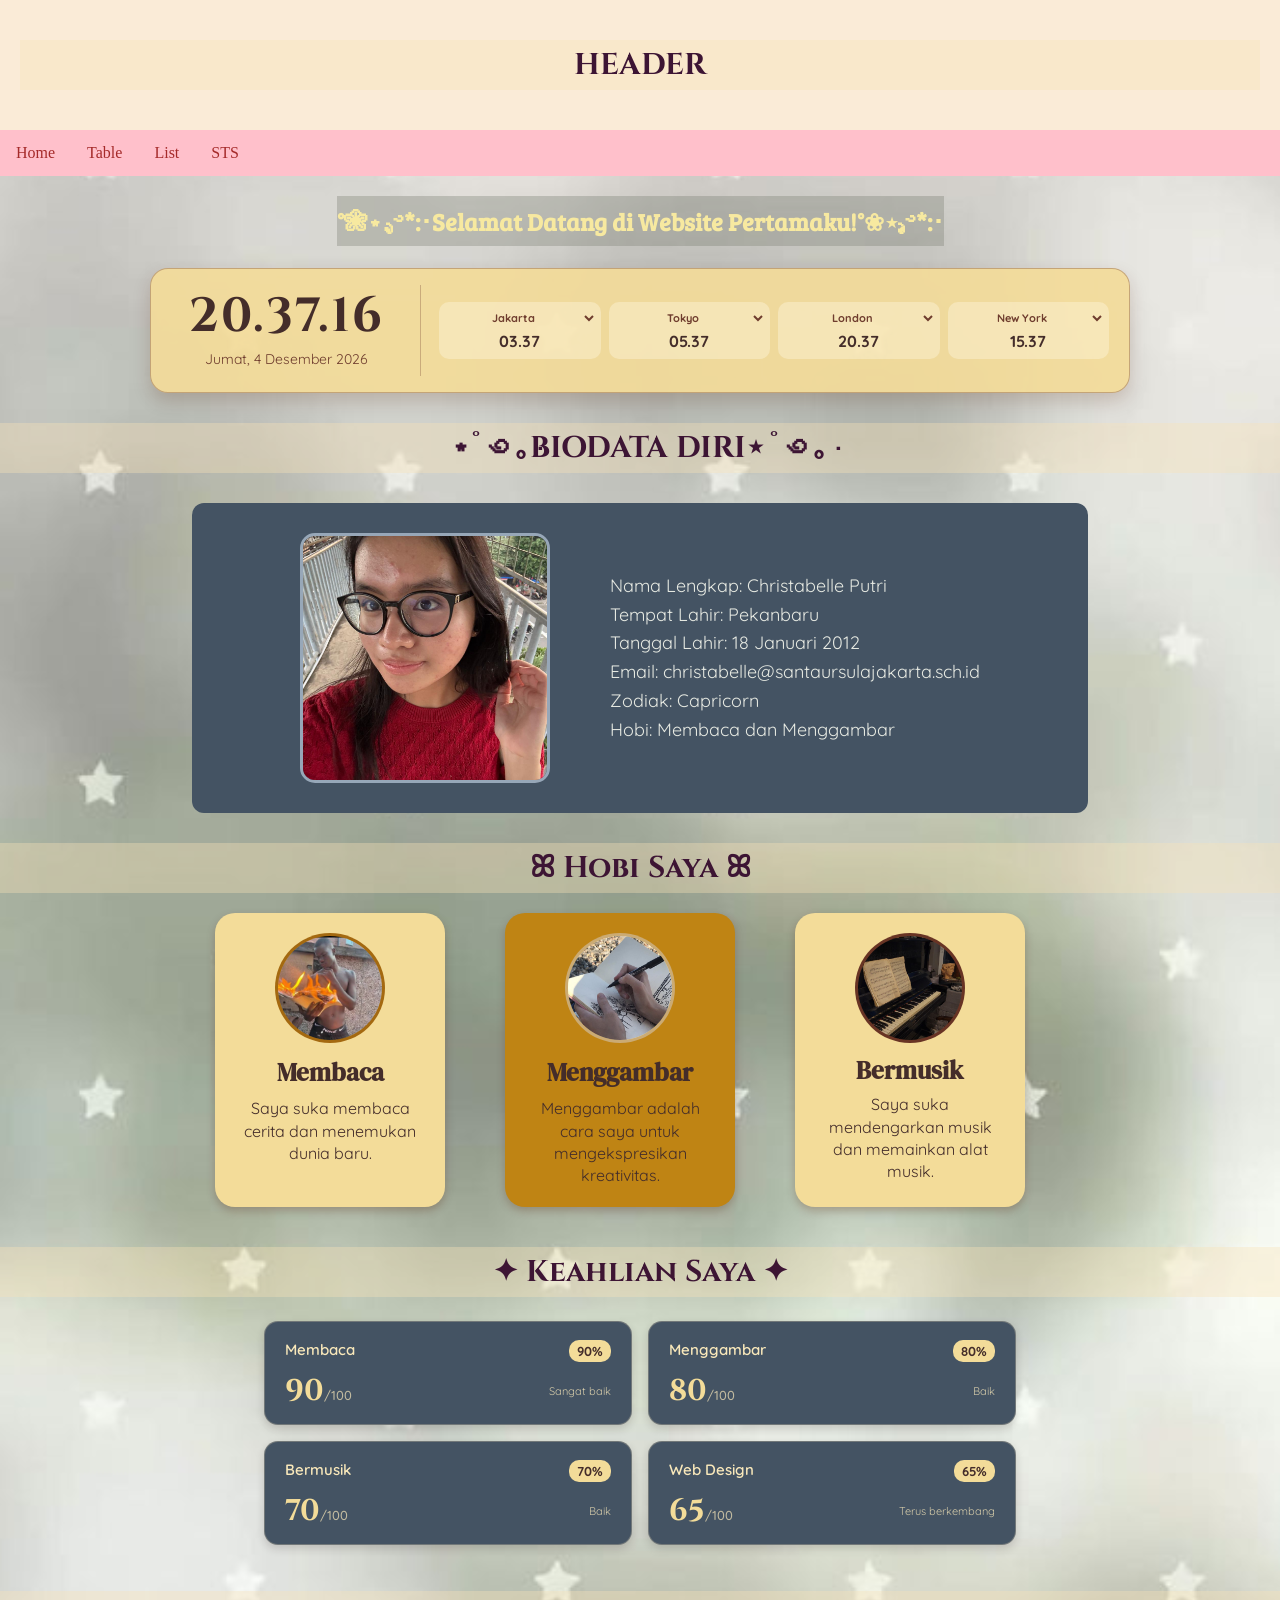
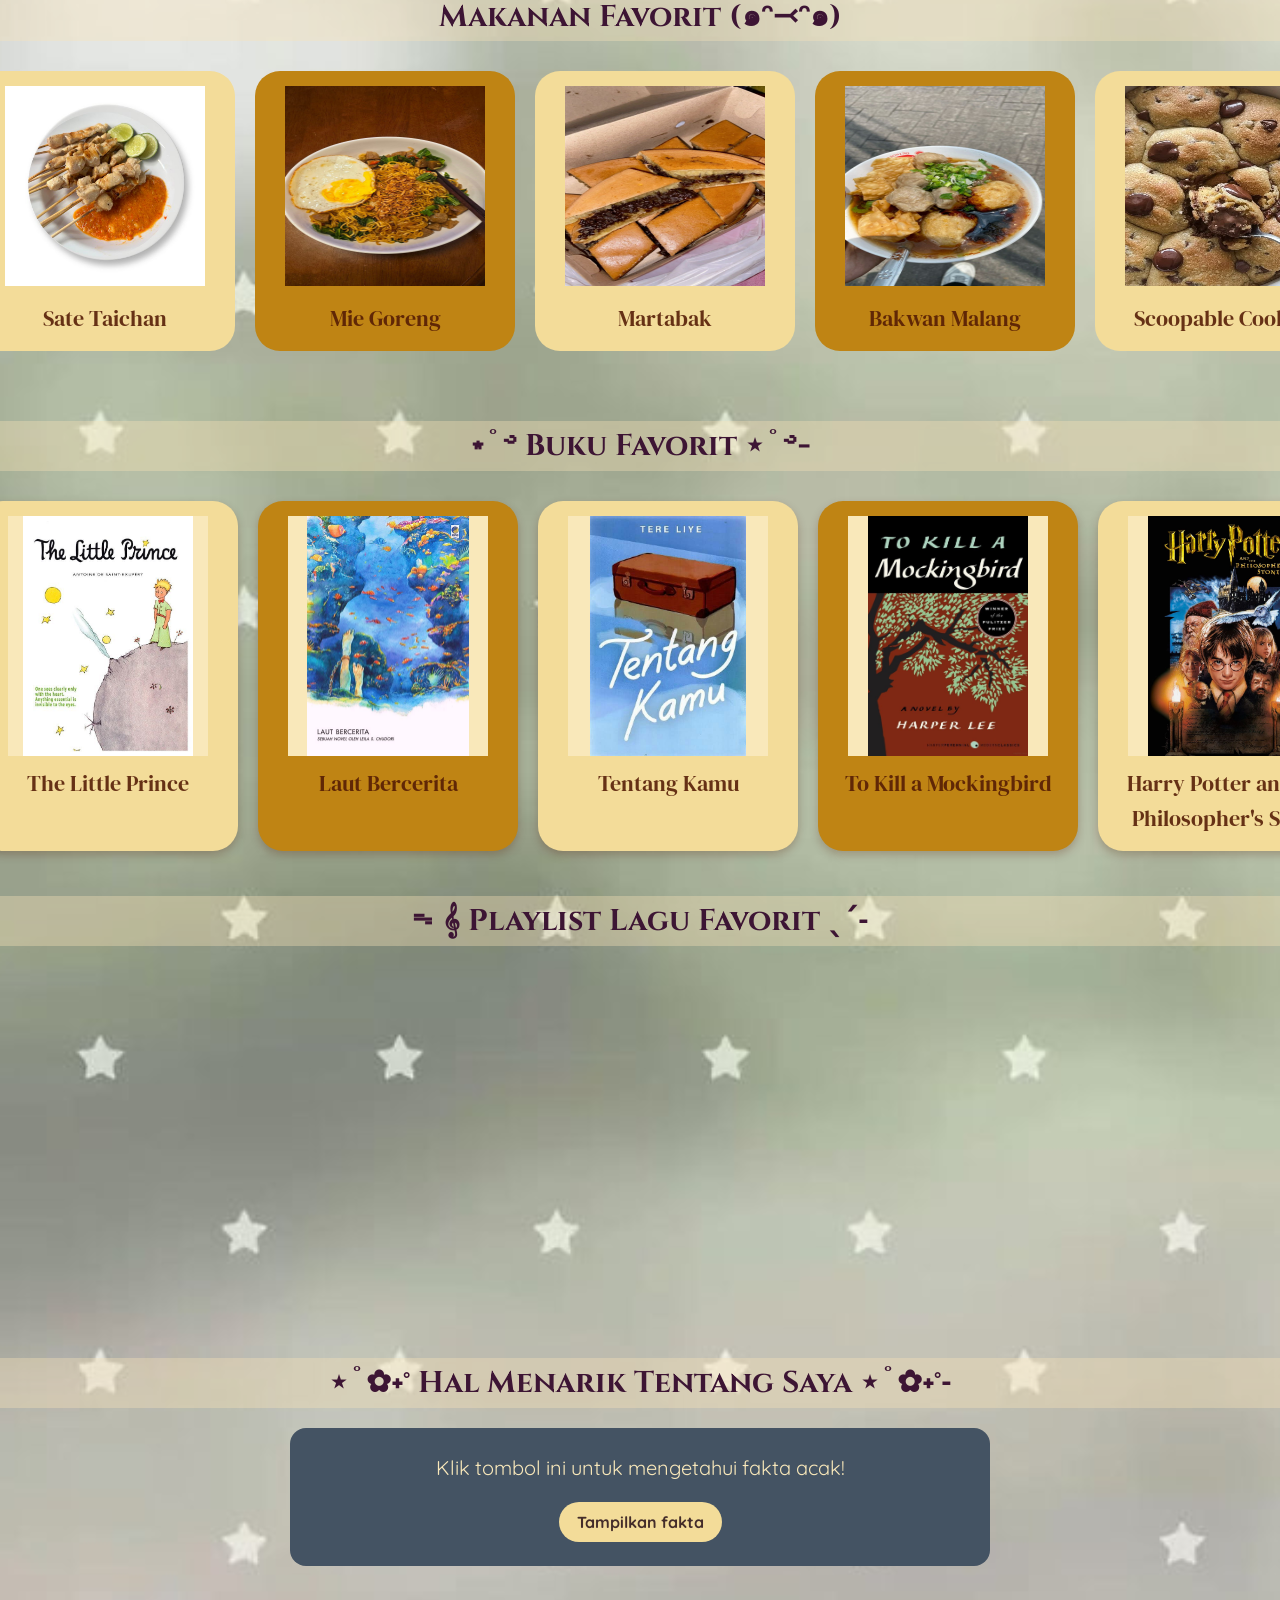
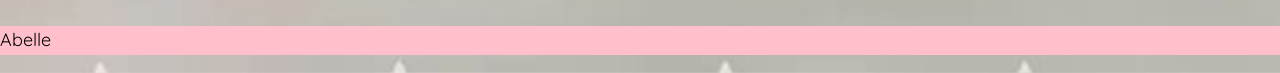
<file: index.html>
<!DOCTYPE html>
<html>
    <head>
        <title>Layout Website</title>
        <link rel="stylesheet" href="index.css">
    </head>
    <body>
        <!-- Membuat Header -->
        <div class="header">
            <h1>HEADER</h1>
        </div>
        <!-- Membuat Menu/navigator bar -->
         <div class="topnav">
            <a href="index.html">Home</a>
            <a href="table.html">Table</a>
            <a href="list.html">List</a>
            <a href="STS_92_10.html">STS</a> 
         </div>
         <!-- Membuat Konten -->
        <center>
            <h2>°❀⋆.ೃ࿔*:･Selamat Datang di Website Pertamaku!°❀⋆.ೃ࿔*:･</h2>
            <div class="digital-clock" aria-live="polite">  
                <div class="clock-main">
                    <div id="clockTime">00:00:00</div>
                    <div id="clockDate">Memuat tanggal...</div>
                </div>
                <div class="world-clocks" aria-label="Jam dunia">
                    <div class="world-clock">
                        <select class="world-location" aria-label="Pilih kota pertama">
                            <option value="Asia/Jakarta">Jakarta</option>
                            <option value="Asia/Singapore">Singapore</option>
                            <option value="Asia/Seoul">Seoul</option>
                            <option value="Asia/Tokyo">Tokyo</option>
                            <option value="Australia/Sydney">Sydney</option>
                        </select>
                        <strong class="world-time" data-timezone="Asia/Jakarta">00:00</strong>
                    </div>
                    <div class="world-clock">
                        <select class="world-location" aria-label="Pilih kota kedua">
                            <option value="Asia/Tokyo">Tokyo</option>
                            <option value="Asia/Jakarta">Jakarta</option>
                            <option value="Asia/Seoul">Seoul</option>
                            <option value="Europe/London">London</option>
                            <option value="America/New_York">New York</option>
                        </select>
                        <strong class="world-time" data-timezone="Asia/Tokyo">00:00</strong>
                    </div>
                    <div class="world-clock">
                        <select class="world-location" aria-label="Pilih kota ketiga">
                            <option value="Europe/London">London</option>
                            <option value="Europe/Paris">Paris</option>
                            <option value="Africa/Cairo">Cairo</option>
                            <option value="Asia/Dubai">Dubai</option>
                            <option value="Asia/Jakarta">Jakarta</option>
                        </select>
                        <strong class="world-time" data-timezone="Europe/London">00:00</strong>
                    </div>
                    <div class="world-clock">
                        <select class="world-location" aria-label="Pilih kota keempat">
                            <option value="America/New_York">New York</option>
                            <option value="America/Los_Angeles">Los Angeles</option>
                            <option value="America/Sao_Paulo">Sao Paulo</option>
                            <option value="Europe/London">London</option>
                            <option value="Asia/Tokyo">Tokyo</option>
                        </select>
                        <strong class="world-time" data-timezone="America/New_York">00:00</strong>
                    </div>
                </div>
            </div>
            <h1>⋆˚꩜｡ּBIODATA DIRI⋆˚꩜｡ּ</h1>
            <div class="biodata">
                <div class="content">
                    <div class="foto">
                        <img src="abelle1.jpeg" alt="Abelle" class="top">
                        <img src="abelle2.jpeg" alt="Abelle" class="bottom">
                    </div>
                    <div class="info">
                <p> Nama Lengkap: Christabelle Putri  <br>
                    Tempat Lahir: Pekanbaru <br>
                    Tanggal Lahir: 18 Januari 2012 <br>
                    Email: christabelle@santaursulajakarta.sch.id     <br>
                    Zodiak: Capricorn <br>
                    Hobi: Membaca dan Menggambar <br>
                    </p>
                    </div>
                </div>
                </div>
                
            </p>

            <h1>ꕤ Hobi Saya ꕤ</h1>
            <div class="hobbies">
                <div class="hobby hobby-reading">
                    <div class="hobby-icon">
                        <img src="read book fire.jpeg" alt="Membaca" width="200" height="200">
                    </div>
                    <h2>Membaca</h2>
                    <p>Saya suka membaca cerita dan menemukan dunia baru.</p>
                </div>
                <div class="hobby hobby-drawing" id="drawingHobby" tabindex="0" role="button" aria-label="Buka pengalaman menggambar">
                    <div class="hobby-icon">
                        <img src="drawing.jpeg" alt="Menggambar" width="200" height="200">
                    </div>
                    <h2>Menggambar</h2>
                    <p>Menggambar adalah cara saya untuk mengekspresikan kreativitas.</p>
                </div>
                <div class="hobby hobby-music">
                    <div class="hobby-icon">
                        <img src="piano.jpeg" alt="Musik" width="200" height="200">
                    </div>
                    <h2>Bermusik</h2>
                    <p>Saya suka mendengarkan musik dan memainkan alat musik.</p>
                </div>
            </div>

            <div id="drawingModal" class="drawing-modal" aria-hidden="true">
                <div class="drawing-modal-content" role="dialog" aria-modal="true" aria-labelledby="drawingModalTitle">
                    <button id="closeDrawingModal" class="close-drawing-modal" type="button" aria-label="Tutup pengalaman menggambar">&times;</button>
                    <h2 id="drawingModalTitle">Pengalaman Menggambar</h2>
                    <p>Menggambar adalah cara saya untuk mengekspresikan kreativitas dan menuangkan ide menjadi karya visual. Saya senang mencoba bentuk, warna, dan gaya yang berbeda untuk membuat setiap gambar terasa lebih personal.</p>
                    <div class="drawing-timeline">
                        <div class="timeline-step">
                            <strong>THE FIORIRE PROJECT</strong>
                            <span>Pernah mendedikasikan diri di The Fiorire Project sebagai tim desain, dimana saya menerjemahkan isu kesehatan mental remaja menjadi karya visual dan ilustrasi yang penuh makna.</span>
                        </div>
                        <div class="timeline-date">2025–2026</div>
                    </div>
                    <div class="drawing-tools">
                        <strong>Software yang digunakan</strong>
                        <span class="drawing-tool">
                            <img src="ibispaintxlogo.jpg" alt="" width="24" height="24">
                            ibisPaint X
                        </span>
                        <span class="drawing-tool">
                            <img src="canvalogo.jpeg" alt="" width="24" height="24">
                            Canva
                        </span>
                        <span class="drawing-tool">
                            <img src="photoshop logo.jpeg" alt="" width="24" height="24">
                             Photoshop
                        </span>
                    </div>
                </div>
            </div>

            <h1>✦ Keahlian Saya ✦</h1>
            <div class="skills">
                <div class="skill">
                    <div class="skill-label">
                        <span>Membaca</span>
                        <strong>90%</strong>
                    </div>
                    <div class="skill-meter">
                        <div class="skill-score">90<span>/100</span></div>
                        <div class="skill-status">Sangat baik</div>
                        </div>
                </div>
                <div class="skill">
                    <div class="skill-label">
                        <span>Menggambar</span>
                        <strong>80%</strong>
                    </div>
                    <div class="skill-meter">
                        <div class="skill-score">80<span>/100</span></div>
                        <div class="skill-status">Baik</div>
                        </div>
                </div>
                <div class="skill">
                    <div class="skill-label">
                        <span>Bermusik</span>
                        <strong>70%</strong>
                    </div>
                    <div class="skill-meter">
                        <div class="skill-score">70<span>/100</span></div>
                        <div class="skill-status">Baik</div>
                        </div>
                </div>
                <div class="skill">
                    <div class="skill-label">
                        <span>Web Design</span>
                        <strong>65%</strong>
                    </div>
                    <div class="skill-meter">
                        <div class="skill-score">65<span>/100</span></div>
                        <div class="skill-status">Terus berkembang</div>
                        </div>
                </div>
            </div>
            
            
            <h1>Makanan Favorit (๑ᵔ⤙ᵔ๑)</h1>
        <div class="makanan-scroll">
            <div class="makanan">
                <div class="sate">
                    <img src="sate taichan.jpg" alt="Sate Taichan" width="200" height="200">
                    <p>Sate Taichan</p>
                </div>
            <div class="mie">
                    <img src="indomigorenglagi.jpeg" alt="Mie Goreng" width="200" height="200">
                    <p>Mie Goreng</p>
            </div>
            <div class="martabak">
                    <img src="martabaklagi.jpeg" alt="Martabak" width="200" height="200">
                    <p>Martabak</p>
            </div>
            <div class="bakwan">
                    <img src="bakwanmalanglagi.jpeg" alt="Bakwan Malang" width="200" height="200">
                    <p>Bakwan Malang</p>
            </div>
            <div class="cookies">
                    <img src="scoopablecookies.jpeg" alt="Scoopable Cookies" width="200" height="200">
                    <p>Scoopable Cookies</p>
            </div>
                <div class="pancakes">
                    <img src="pancakes.jpeg" alt="Pancakes" width="200" height="200">
                    <p>Pancakes</p>
            </div>
            <div class="churros">
                    <img src="churros.jpeg" alt="Churros" width="200" height="200">
                    <p>Churros</p>
            </div>
            <div class="sashimi">
                    <img src="sashimiii.jpeg" alt="Sashimi" width="200" height="200">
                    <p>Sashimi</p>
            </div>

                <div class="sate" aria-hidden="true">
                    <img src="sate taichan.jpg" alt="" width="200" height="200">
                    <p>Sate Taichan</p>
                </div>
                <div class="mie" aria-hidden="true">
                    <img src="indomigorenglagi.jpeg" alt="" width="200" height="200">
                    <p>Mie Goreng</p>
                </div>
                <div class="martabak" aria-hidden="true">
                    <img src="martabaklagi.jpeg" alt="" width="200" height="200">
                    <p>Martabak</p>
                </div>
                <div class="bakwan" aria-hidden="true">
                    <img src="bakwanmalanglagi.jpeg" alt="" width="200" height="200">
                    <p>Bakwan Malang</p>
                </div>
                <div class="cookies" aria-hidden="true">
                    <img src="scoopablecookies.jpeg" alt="" width="200" height="200">
                    <p>Scoopable Cookies</p>
                </div>
                <div class="pancakes" aria-hidden="true">
                    <img src="pancakes.jpeg" alt="" width="200" height="200">
                    <p>Pancakes</p>
                </div>
                <div class="churros" aria-hidden="true">
                    <img src="churros.jpeg" alt="" width="200" height="200">
                    <p>Churros</p>
                </div>
                <div class="sashimi" aria-hidden="true">
                    <img src="sashimiii.jpeg" alt="" width="200" height="200">
                    <p>Sashimi</p>
                </div>
            
            </div>
        </div>

            <div id="foodModal" class="food-modal" aria-hidden="true">
                <div class="food-modal-content" role="dialog" aria-modal="true" aria-labelledby="foodModalTitle">
                    <button id="closeFoodModal" class="close-food-modal" type="button" aria-label="Tutup resep">&times;</button>
                    <h2 id="foodModalTitle">Resep Makanan</h2>
                    <div id="foodModalRecipe" class="food-modal-recipe"></div>
                </div>
            </div>

            <h1>⋆˚࿔ Buku Favorit ⋆˚࿔˗</h1>
            <div class="books-scroll">
                <div class="books">
                    <div class="book book-one" tabindex="0" role="button" data-description="The Little Prince bercerita tentang seorang pangeran kecil yang meninggalkan asteroidnya dan mengunjungi beberapa planet. Dalam perjalanannya, ia bertemu berbagai tokoh dengan sifat yang unik. Cerita ini membahas persahabatan, cinta, kesepian, dan cara melihat dunia dengan hati yang terbuka." data-review="Menurutku, buku ini sederhana tetapi sangat bermakna. Pesannya tentang persahabatan dan cara melihat kehidupan membuat ceritanya terasa hangat dan mudah diingat." data-rating="8.5/10">
                        <img src="littleprince.jpeg" alt="The Little Prince" width="200" height="200">
                        <p>The Little Prince</p>
                    </div>
                    <div class="book book-two" tabindex="0" role="button" data-description="Laut Bercerita karya Leila S. Chudori mengikuti kisah Biru Laut dan keluarganya di tengah situasi politik Indonesia yang penuh ketegangan. Novel ini menggambarkan persahabatan, perjuangan, kehilangan, dan dampak panjang yang dirasakan keluarga korban. Ceritanya mengajak pembaca untuk mengingat sejarah dan menghargai kebebasan." data-review="Menurutku, buku ini sangat emosional dan membuat pembaca lebih memahami dampak kehilangan bagi sebuah keluarga. Ceritanya kuat, menyentuh, dan terasa penting untuk dibaca." data-rating="9/10">
                        <img src="laut bercerita.jpeg" alt="Laut Bercerita" width="200" height="200">
                        <p>Laut Bercerita</p>
                    </div>
                    <div class="book book-three" tabindex="0" role="button" data-description="Tentang Kamu menceritakan perjalanan hidup Sri Ningsih yang penuh rahasia dan kejutan. Seorang pengacara bernama Zaman berusaha mencari tahu masa lalu Sri melalui berbagai tempat dan orang yang pernah mengenalnya. Novel ini mengangkat tema keluarga, ketabahan, cinta, dan kesempatan kedua dalam hidup." data-review="Menurutku, perjalanan hidup Sri Ningsih menarik karena penuh misteri dan kejutan. Buku ini juga menunjukkan bahwa seseorang bisa tetap kuat meskipun menghadapi banyak masalah dalam hidup." data-rating="8/10">
                        <img src="ttg kamu.jpeg" alt="Tentang Kamu" width="200" height="200">
                        <p>Tentang Kamu</p>
                    </div>
                    <div class="book book-four" tabindex="0" role="button" data-description="To Kill a Mockingbird mengikuti Scout Finch yang tumbuh di sebuah kota kecil di Alabama. Melalui pengalaman keluarganya, Scout belajar tentang prasangka, ketidakadilan, keberanian, dan pentingnya memahami kehidupan dari sudut pandang orang lain. Buku ini juga menunjukkan bagaimana seseorang dapat mempertahankan kebenaran meskipun menghadapi tekanan dari masyarakat." data-review="Menurutku, buku ini memiliki pesan yang kuat tentang keadilan dan keberanian. Alurnya cukup serius dan tidak selalu ringan, tetapi pelajaran tentang empati membuatnya tetap berkesan." data-rating="7.5/10">
                        <img src="to kill a mockingbird.jpeg" alt="To Kill a Mockingbird" width="200" height="200">
                        <p>To Kill a Mockingbird</p>
                    </div>
                    <div class="book book-five" tabindex="0" role="button" data-description="Harry Potter and the Philosopher's Stone menceritakan kehidupan Harry yang berubah setelah mengetahui bahwa dirinya adalah seorang penyihir. Di Hogwarts, ia bertemu Ron dan Hermione, belajar tentang dunia sihir, serta menghadapi rahasia yang berkaitan dengan masa lalunya. Petualangan ini menonjolkan persahabatan, keberanian, rasa ingin tahu, dan perjuangan melawan kejahatan." data-review="Menurutku, buku ini sangat seru dan imajinatif. Dunia sihirnya menarik, karakternya menyenangkan, dan persahabatan Harry, Ron, serta Hermione membuat ceritanya semakin asyik untuk diikuti." data-rating="10/10">
                        <img src="harrypotter philosophers stone.jpeg" alt="Harry Potter and the Philosopher's Stone" width="200" height="200">
                        <p>Harry Potter and the Philosopher's Stone</p>
                    </div>
                    <div class="book book-six" tabindex="0" role="button" data-description="Bumi Manusia karya Pramoedya Ananta Toer mengikuti kehidupan Minke, seorang pemuda pribumi yang mendapat pendidikan di masa penjajahan. Ia menghadapi perbedaan kelas sosial, ketidakadilan hukum, dan aturan kolonial yang membatasi banyak orang. Novel ini membahas pendidikan, cinta, keberanian, identitas, serta perjuangan untuk mendapatkan kebebasan dan martabat." data-review="Menurutku, buku ini memiliki cerita sejarah yang kuat dan membuat pembaca memikirkan ketidakadilan pada masa penjajahan. Bahasanya cukup serius, tetapi karakter dan konfliknya terasa mendalam." data-rating="8/10">
                        <img src="bumi manusia.jpeg" alt="Bumi Manusia" width="200" height="200">
                        <p>Bumi Manusia</p>
                    </div>
                    <div class="book book-seven" tabindex="0" role="button" data-description="Diary of a Wimpy Kid mengikuti Greg Heffley saat ia mencoba bertahan di sekolah menengah dan menghadapi berbagai masalah sehari-hari. Greg sering membuat rencana agar terlihat keren, tetapi rencananya justru menghasilkan situasi yang lucu dan berantakan. Cerita ini ringan dan menghibur, dengan tema persahabatan, keluarga, rasa percaya diri, dan proses menjadi lebih dewasa." data-review="Menurutku, buku ini sangat lucu dan mudah dibaca. Tingkah Greg yang sering membuat masalah membuat ceritanya menghibur, terutama karena banyak kejadian yang terasa dekat dengan kehidupan sekolah." data-rating="10/10">
                        <img src="diary of a wimpy kid.jpeg" alt="Diary of a Wimpy Kid" width="200" height="200">
                        <p>Diary of a Wimpy Kid</p>
                    </div>
                    <div class="book book-eight" tabindex="0" role="button" data-description="The Alchemist bercerita tentang Santiago, seorang gembala muda yang berulang kali memimpikan harta karun. Ia memutuskan untuk meninggalkan kehidupan yang sudah dikenalnya dan mengikuti perjalanan menuju mimpinya. Sepanjang perjalanan, Santiago belajar tentang keberanian, pilihan hidup, tanda-tanda alam, dan pentingnya memperjuangkan tujuan pribadi." data-review="Menurutku, buku ini memotivasi pembaca untuk berani mengejar impian. Perjalanannya terasa seperti petualangan sekaligus pelajaran tentang mendengarkan hati dan tidak mudah menyerah." data-rating="9/10">
                        <img src="the alchemist.jpeg" alt="The Alchemist" width="200" height="200">
                        <p>The Alchemist</p>
                    </div>
                </div>
            </div>

            <div id="bookModal" class="book-modal" aria-hidden="true">
                <div class="book-modal-content" role="dialog" aria-modal="true" aria-labelledby="bookModalTitle">
                    <button id="closeBookModal" class="close-book-modal" type="button" aria-label="Tutup deskripsi">&times;</button>
                    <h2 id="bookModalTitle">Deskripsi Buku</h2>
                    <p id="bookModalDescription"></p>
                    <div class="book-review">
                        <h3>Review Saya</h3>
                        <p id="bookModalReview"></p>
                        <strong id="bookModalRating"></strong>
                    </div>
                </div>
            </div>

            <h1>ᯓ𝄞 Playlist Lagu Favorit ˎˊ˗</h1>
            <div class="playlist">
                <iframe
                    src="https://open.spotify.com/embed/playlist/6pJwrq1cBe8aZHZrGRoE4L?utm_source=generator"
                    width="100%"
                    height="352"
                    frameborder="0"
                    allowfullscreen=""
                    allow="autoplay; clipboard-write; encrypted-media; fullscreen; picture-in-picture"
                    loading="lazy">
                </iframe>
            </div>

            <h1>⋆˚✿˖° Hal Menarik Tentang Saya ⋆˚✿˖°˗</h1>
            <div class="random-fact">
                <p id="factText">Klik tombol ini untuk mengetahui fakta acak!</p>
                <button id="factButton" type="button">Tampilkan fakta</button>
            </div>

            <button id="backToTop" type="button" aria-label="Back to top">↑</button>

        <script src="food-scroll.js"></script>

          
        </center>


    <!-- Membuat Footer -->
         <div class="footer">
            <p>Abelle</p>
         </div>
    </body>
</html>
</file>
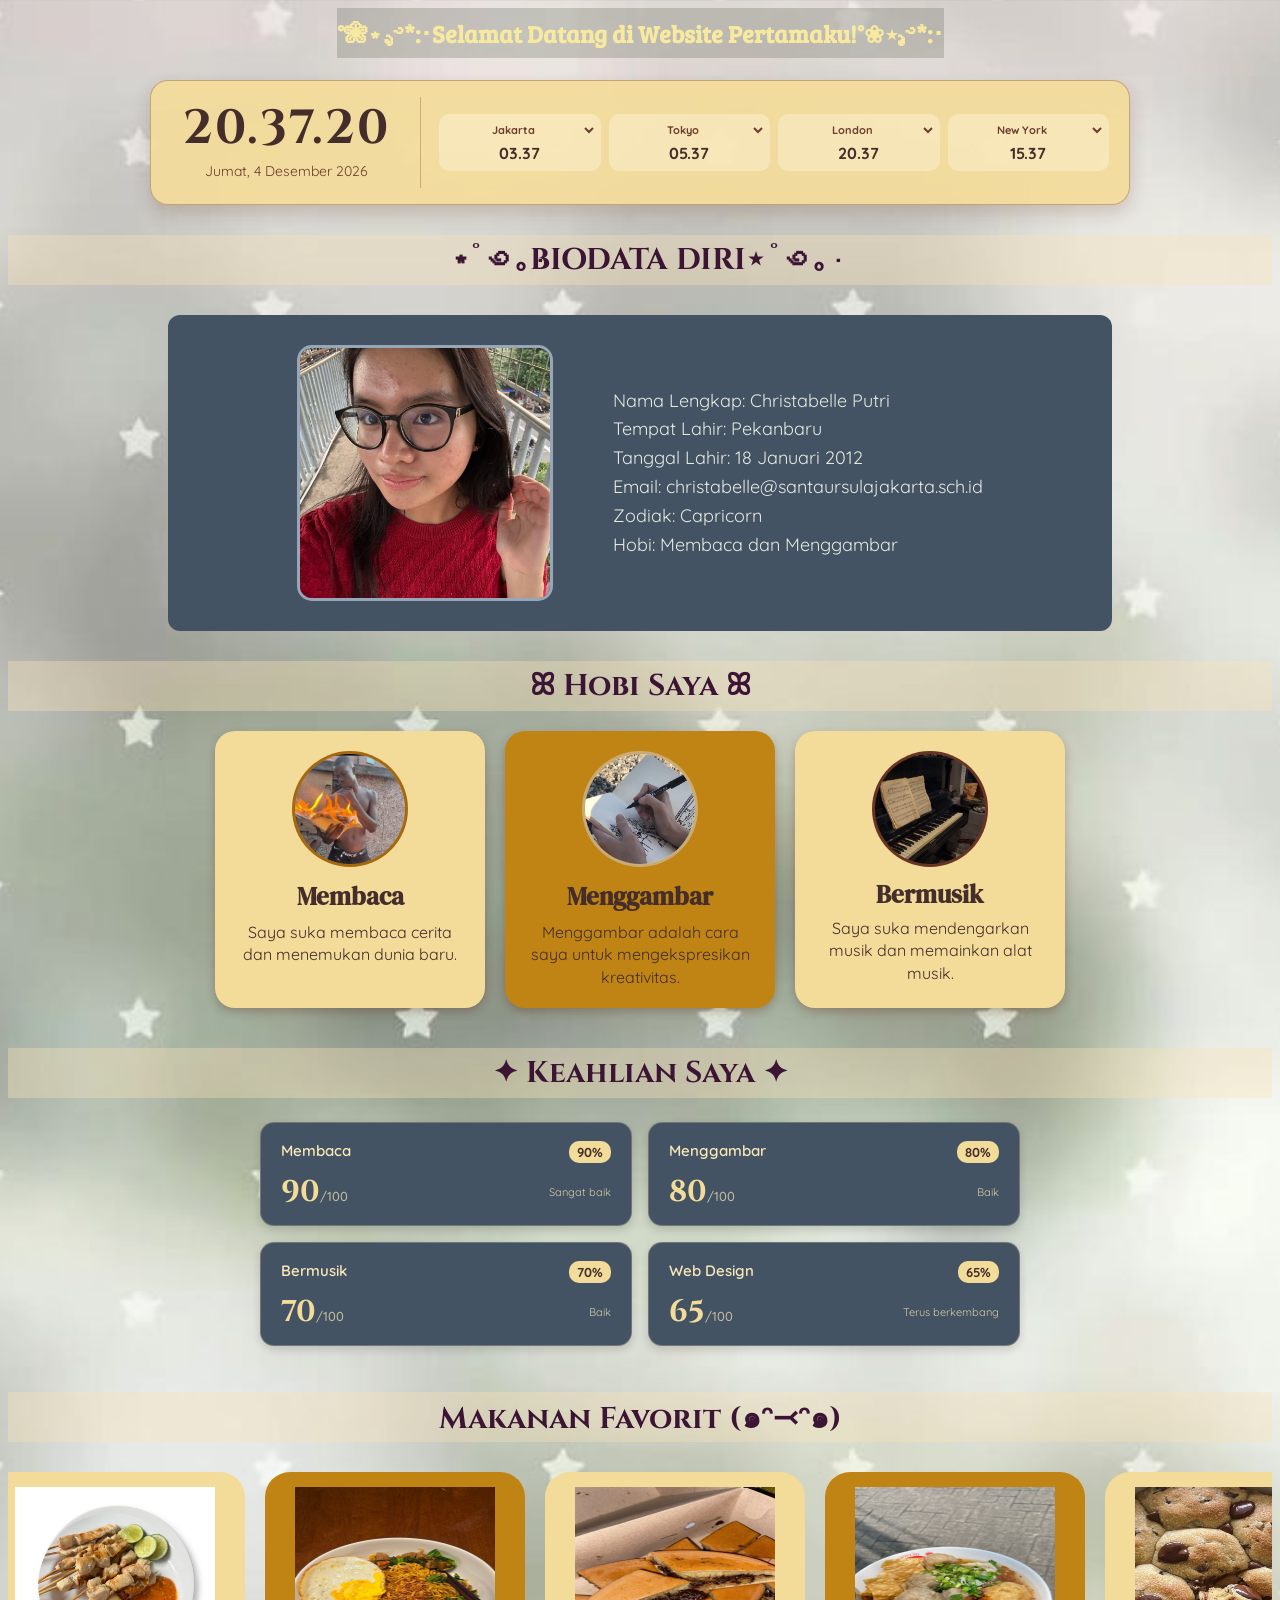
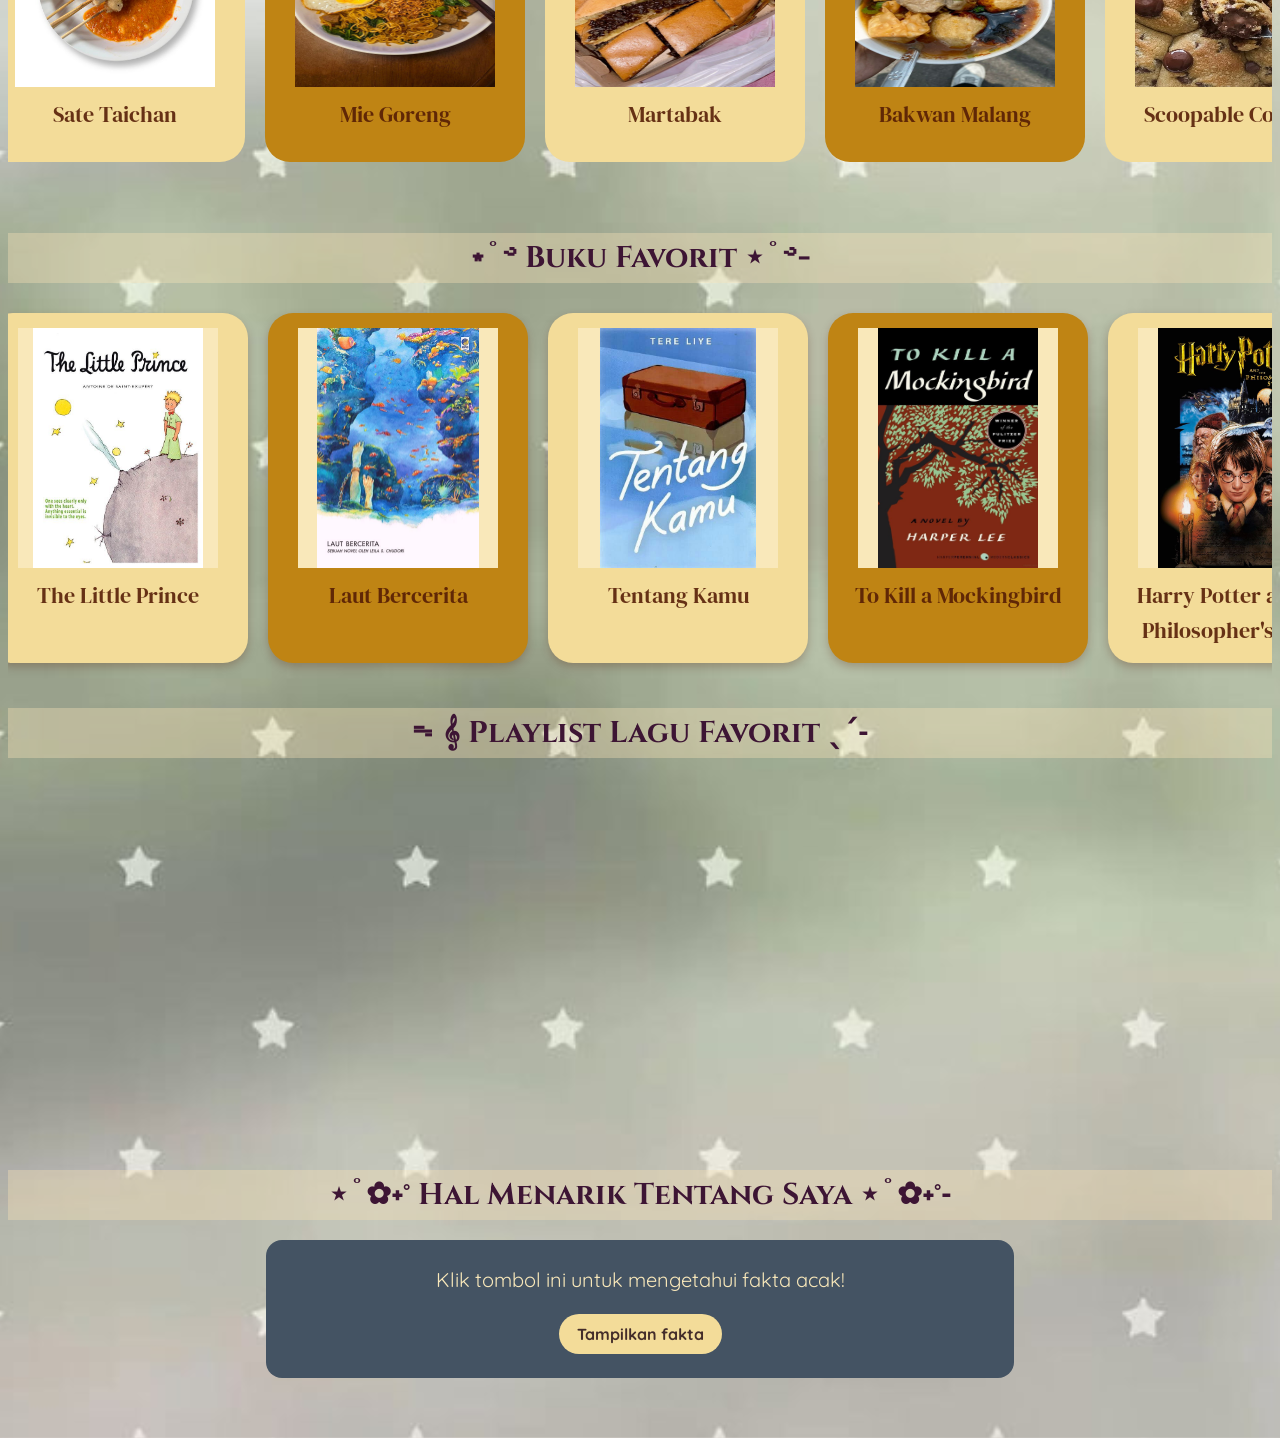
<file: biodata.html>
<!DOCTYPE <html>
<html>
    <head>
        <title>Biodata Diri</title>
        <link rel="stylesheet" href="biodatastyle.css">
    </head>
    <body>
        <center>
            <h2>°❀⋆.ೃ࿔*:･Selamat Datang di Website Pertamaku!°❀⋆.ೃ࿔*:･</h2>
            <div class="digital-clock" aria-live="polite">  
                <div class="clock-main">
                    <div id="clockTime">00:00:00</div>
                    <div id="clockDate">Memuat tanggal...</div>
                </div>
                <div class="world-clocks" aria-label="Jam dunia">
                    <div class="world-clock">
                        <select class="world-location" aria-label="Pilih kota pertama">
                            <option value="Asia/Jakarta">Jakarta</option>
                            <option value="Asia/Singapore">Singapore</option>
                            <option value="Asia/Seoul">Seoul</option>
                            <option value="Asia/Tokyo">Tokyo</option>
                            <option value="Australia/Sydney">Sydney</option>
                        </select>
                        <strong class="world-time" data-timezone="Asia/Jakarta">00:00</strong>
                    </div>
                    <div class="world-clock">
                        <select class="world-location" aria-label="Pilih kota kedua">
                            <option value="Asia/Tokyo">Tokyo</option>
                            <option value="Asia/Jakarta">Jakarta</option>
                            <option value="Asia/Seoul">Seoul</option>
                            <option value="Europe/London">London</option>
                            <option value="America/New_York">New York</option>
                        </select>
                        <strong class="world-time" data-timezone="Asia/Tokyo">00:00</strong>
                    </div>
                    <div class="world-clock">
                        <select class="world-location" aria-label="Pilih kota ketiga">
                            <option value="Europe/London">London</option>
                            <option value="Europe/Paris">Paris</option>
                            <option value="Africa/Cairo">Cairo</option>
                            <option value="Asia/Dubai">Dubai</option>
                            <option value="Asia/Jakarta">Jakarta</option>
                        </select>
                        <strong class="world-time" data-timezone="Europe/London">00:00</strong>
                    </div>
                    <div class="world-clock">
                        <select class="world-location" aria-label="Pilih kota keempat">
                            <option value="America/New_York">New York</option>
                            <option value="America/Los_Angeles">Los Angeles</option>
                            <option value="America/Sao_Paulo">Sao Paulo</option>
                            <option value="Europe/London">London</option>
                            <option value="Asia/Tokyo">Tokyo</option>
                        </select>
                        <strong class="world-time" data-timezone="America/New_York">00:00</strong>
                    </div>
                </div>
            </div>
            <h1>⋆˚꩜｡ּBIODATA DIRI⋆˚꩜｡ּ</h1>
            <div class="biodata">
                <div class="content">
                    <div class="foto">
                        <img src="abelle1.jpeg" alt="Abelle" class="top">
                        <img src="abelle2.jpeg" alt="Abelle" class="bottom">
                    </div>
                    <div class="info">
                <p> Nama Lengkap: Christabelle Putri  <br>
                    Tempat Lahir: Pekanbaru <br>
                    Tanggal Lahir: 18 Januari 2012 <br>
                    Email: christabelle@santaursulajakarta.sch.id     <br>
                    Zodiak: Capricorn <br>
                    Hobi: Membaca dan Menggambar <br>
                    </p>
                    </div>
                </div>
                </div>
                
            </p>

            <h1>ꕤ Hobi Saya ꕤ</h1>
            <div class="hobbies">
                <div class="hobby hobby-reading">
                    <div class="hobby-icon">
                        <img src="read book fire.jpeg" alt="Membaca" width="200" height="200">
                    </div>
                    <h2>Membaca</h2>
                    <p>Saya suka membaca cerita dan menemukan dunia baru.</p>
                </div>
                <div class="hobby hobby-drawing" id="drawingHobby" tabindex="0" role="button" aria-label="Buka pengalaman menggambar">
                    <div class="hobby-icon">
                        <img src="drawing.jpeg" alt="Menggambar" width="200" height="200">
                    </div>
                    <h2>Menggambar</h2>
                    <p>Menggambar adalah cara saya untuk mengekspresikan kreativitas.</p>
                </div>
                <div class="hobby hobby-music">
                    <div class="hobby-icon">
                        <img src="piano.jpeg" alt="Musik" width="200" height="200">
                    </div>
                    <h2>Bermusik</h2>
                    <p>Saya suka mendengarkan musik dan memainkan alat musik.</p>
                </div>
            </div>

            <div id="drawingModal" class="drawing-modal" aria-hidden="true">
                <div class="drawing-modal-content" role="dialog" aria-modal="true" aria-labelledby="drawingModalTitle">
                    <button id="closeDrawingModal" class="close-drawing-modal" type="button" aria-label="Tutup pengalaman menggambar">&times;</button>
                    <h2 id="drawingModalTitle">Pengalaman Menggambar</h2>
                    <p>Menggambar adalah cara saya untuk mengekspresikan kreativitas dan menuangkan ide menjadi karya visual. Saya senang mencoba bentuk, warna, dan gaya yang berbeda untuk membuat setiap gambar terasa lebih personal.</p>
                    <div class="drawing-timeline">
                        <div class="timeline-step">
                            <strong>THE FIORIRE PROJECT</strong>
                            <span>Pernah mendedikasikan diri di The Fiorire Project sebagai tim desain, dimana saya menerjemahkan isu kesehatan mental remaja menjadi karya visual dan ilustrasi yang penuh makna.</span>
                        </div>
                        <div class="timeline-date">2025–2026</div>
                    </div>
                    <div class="drawing-tools">
                        <strong>Software yang digunakan</strong>
                        <span class="drawing-tool">
                            <img src="ibispaintxlogo.jpg" alt="" width="24" height="24">
                            ibisPaint X
                        </span>
                        <span class="drawing-tool">
                            <img src="canvalogo.jpeg" alt="" width="24" height="24">
                            Canva
                        </span>
                        <span class="drawing-tool">
                            <img src="photoshop logo.jpeg" alt="" width="24" height="24">
                             Photoshop
                        </span>
                    </div>
                </div>
            </div>

            <h1>✦ Keahlian Saya ✦</h1>
            <div class="skills">
                <div class="skill">
                    <div class="skill-label">
                        <span>Membaca</span>
                        <strong>90%</strong>
                    </div>
                    <div class="skill-meter">
                        <div class="skill-score">90<span>/100</span></div>
                        <div class="skill-status">Sangat baik</div>
                        </div>
                </div>
                <div class="skill">
                    <div class="skill-label">
                        <span>Menggambar</span>
                        <strong>80%</strong>
                    </div>
                    <div class="skill-meter">
                        <div class="skill-score">80<span>/100</span></div>
                        <div class="skill-status">Baik</div>
                        </div>
                </div>
                <div class="skill">
                    <div class="skill-label">
                        <span>Bermusik</span>
                        <strong>70%</strong>
                    </div>
                    <div class="skill-meter">
                        <div class="skill-score">70<span>/100</span></div>
                        <div class="skill-status">Baik</div>
                        </div>
                </div>
                <div class="skill">
                    <div class="skill-label">
                        <span>Web Design</span>
                        <strong>65%</strong>
                    </div>
                    <div class="skill-meter">
                        <div class="skill-score">65<span>/100</span></div>
                        <div class="skill-status">Terus berkembang</div>
                        </div>
                </div>
            </div>
            
            
            <h1>Makanan Favorit (๑ᵔ⤙ᵔ๑)</h1>
        <div class="makanan-scroll">
            <div class="makanan">
                <div class="sate">
                    <img src="sate taichan.jpg" alt="Sate Taichan" width="200" height="200">
                    <p>Sate Taichan</p>
                </div>
            <div class="mie">
                    <img src="indomigorenglagi.jpeg" alt="Mie Goreng" width="200" height="200">
                    <p>Mie Goreng</p>
            </div>
            <div class="martabak">
                    <img src="martabaklagi.jpeg" alt="Martabak" width="200" height="200">
                    <p>Martabak</p>
            </div>
            <div class="bakwan">
                    <img src="bakwanmalanglagi.jpeg" alt="Bakwan Malang" width="200" height="200">
                    <p>Bakwan Malang</p>
            </div>
            <div class="cookies">
                    <img src="scoopablecookies.jpeg" alt="Scoopable Cookies" width="200" height="200">
                    <p>Scoopable Cookies</p>
            </div>
                <div class="pancakes">
                    <img src="pancakes.jpeg" alt="Pancakes" width="200" height="200">
                    <p>Pancakes</p>
            </div>
            <div class="churros">
                    <img src="churros.jpeg" alt="Churros" width="200" height="200">
                    <p>Churros</p>
            </div>
            <div class="sashimi">
                    <img src="sashimiii.jpeg" alt="Sashimi" width="200" height="200">
                    <p>Sashimi</p>
            </div>

                <div class="sate" aria-hidden="true">
                    <img src="sate taichan.jpg" alt="" width="200" height="200">
                    <p>Sate Taichan</p>
                </div>
                <div class="mie" aria-hidden="true">
                    <img src="indomigorenglagi.jpeg" alt="" width="200" height="200">
                    <p>Mie Goreng</p>
                </div>
                <div class="martabak" aria-hidden="true">
                    <img src="martabaklagi.jpeg" alt="" width="200" height="200">
                    <p>Martabak</p>
                </div>
                <div class="bakwan" aria-hidden="true">
                    <img src="bakwanmalanglagi.jpeg" alt="" width="200" height="200">
                    <p>Bakwan Malang</p>
                </div>
                <div class="cookies" aria-hidden="true">
                    <img src="scoopablecookies.jpeg" alt="" width="200" height="200">
                    <p>Scoopable Cookies</p>
                </div>
                <div class="pancakes" aria-hidden="true">
                    <img src="pancakes.jpeg" alt="" width="200" height="200">
                    <p>Pancakes</p>
                </div>
                <div class="churros" aria-hidden="true">
                    <img src="churros.jpeg" alt="" width="200" height="200">
                    <p>Churros</p>
                </div>
                <div class="sashimi" aria-hidden="true">
                    <img src="sashimiii.jpeg" alt="" width="200" height="200">
                    <p>Sashimi</p>
                </div>
            
            </div>
        </div>

            <div id="foodModal" class="food-modal" aria-hidden="true">
                <div class="food-modal-content" role="dialog" aria-modal="true" aria-labelledby="foodModalTitle">
                    <button id="closeFoodModal" class="close-food-modal" type="button" aria-label="Tutup resep">&times;</button>
                    <h2 id="foodModalTitle">Resep Makanan</h2>
                    <div id="foodModalRecipe" class="food-modal-recipe"></div>
                </div>
            </div>

            <h1>⋆˚࿔ Buku Favorit ⋆˚࿔˗</h1>
            <div class="books-scroll">
                <div class="books">
                    <div class="book book-one" tabindex="0" role="button" data-description="The Little Prince bercerita tentang seorang pangeran kecil yang meninggalkan asteroidnya dan mengunjungi beberapa planet. Dalam perjalanannya, ia bertemu berbagai tokoh dengan sifat yang unik. Cerita ini membahas persahabatan, cinta, kesepian, dan cara melihat dunia dengan hati yang terbuka." data-review="Menurutku, buku ini sederhana tetapi sangat bermakna. Pesannya tentang persahabatan dan cara melihat kehidupan membuat ceritanya terasa hangat dan mudah diingat." data-rating="8.5/10">
                        <img src="littleprince.jpeg" alt="The Little Prince" width="200" height="200">
                        <p>The Little Prince</p>
                    </div>
                    <div class="book book-two" tabindex="0" role="button" data-description="Laut Bercerita karya Leila S. Chudori mengikuti kisah Biru Laut dan keluarganya di tengah situasi politik Indonesia yang penuh ketegangan. Novel ini menggambarkan persahabatan, perjuangan, kehilangan, dan dampak panjang yang dirasakan keluarga korban. Ceritanya mengajak pembaca untuk mengingat sejarah dan menghargai kebebasan." data-review="Menurutku, buku ini sangat emosional dan membuat pembaca lebih memahami dampak kehilangan bagi sebuah keluarga. Ceritanya kuat, menyentuh, dan terasa penting untuk dibaca." data-rating="9/10">
                        <img src="laut bercerita.jpeg" alt="Laut Bercerita" width="200" height="200">
                        <p>Laut Bercerita</p>
                    </div>
                    <div class="book book-three" tabindex="0" role="button" data-description="Tentang Kamu menceritakan perjalanan hidup Sri Ningsih yang penuh rahasia dan kejutan. Seorang pengacara bernama Zaman berusaha mencari tahu masa lalu Sri melalui berbagai tempat dan orang yang pernah mengenalnya. Novel ini mengangkat tema keluarga, ketabahan, cinta, dan kesempatan kedua dalam hidup." data-review="Menurutku, perjalanan hidup Sri Ningsih menarik karena penuh misteri dan kejutan. Buku ini juga menunjukkan bahwa seseorang bisa tetap kuat meskipun menghadapi banyak masalah dalam hidup." data-rating="8/10">
                        <img src="ttg kamu.jpeg" alt="Tentang Kamu" width="200" height="200">
                        <p>Tentang Kamu</p>
                    </div>
                    <div class="book book-four" tabindex="0" role="button" data-description="To Kill a Mockingbird mengikuti Scout Finch yang tumbuh di sebuah kota kecil di Alabama. Melalui pengalaman keluarganya, Scout belajar tentang prasangka, ketidakadilan, keberanian, dan pentingnya memahami kehidupan dari sudut pandang orang lain. Buku ini juga menunjukkan bagaimana seseorang dapat mempertahankan kebenaran meskipun menghadapi tekanan dari masyarakat." data-review="Menurutku, buku ini memiliki pesan yang kuat tentang keadilan dan keberanian. Alurnya cukup serius dan tidak selalu ringan, tetapi pelajaran tentang empati membuatnya tetap berkesan." data-rating="7.5/10">
                        <img src="to kill a mockingbird.jpeg" alt="To Kill a Mockingbird" width="200" height="200">
                        <p>To Kill a Mockingbird</p>
                    </div>
                    <div class="book book-five" tabindex="0" role="button" data-description="Harry Potter and the Philosopher's Stone menceritakan kehidupan Harry yang berubah setelah mengetahui bahwa dirinya adalah seorang penyihir. Di Hogwarts, ia bertemu Ron dan Hermione, belajar tentang dunia sihir, serta menghadapi rahasia yang berkaitan dengan masa lalunya. Petualangan ini menonjolkan persahabatan, keberanian, rasa ingin tahu, dan perjuangan melawan kejahatan." data-review="Menurutku, buku ini sangat seru dan imajinatif. Dunia sihirnya menarik, karakternya menyenangkan, dan persahabatan Harry, Ron, serta Hermione membuat ceritanya semakin asyik untuk diikuti." data-rating="10/10">
                        <img src="harrypotter philosophers stone.jpeg" alt="Harry Potter and the Philosopher's Stone" width="200" height="200">
                        <p>Harry Potter and the Philosopher's Stone</p>
                    </div>
                    <div class="book book-six" tabindex="0" role="button" data-description="Bumi Manusia karya Pramoedya Ananta Toer mengikuti kehidupan Minke, seorang pemuda pribumi yang mendapat pendidikan di masa penjajahan. Ia menghadapi perbedaan kelas sosial, ketidakadilan hukum, dan aturan kolonial yang membatasi banyak orang. Novel ini membahas pendidikan, cinta, keberanian, identitas, serta perjuangan untuk mendapatkan kebebasan dan martabat." data-review="Menurutku, buku ini memiliki cerita sejarah yang kuat dan membuat pembaca memikirkan ketidakadilan pada masa penjajahan. Bahasanya cukup serius, tetapi karakter dan konfliknya terasa mendalam." data-rating="8/10">
                        <img src="bumi manusia.jpeg" alt="Bumi Manusia" width="200" height="200">
                        <p>Bumi Manusia</p>
                    </div>
                    <div class="book book-seven" tabindex="0" role="button" data-description="Diary of a Wimpy Kid mengikuti Greg Heffley saat ia mencoba bertahan di sekolah menengah dan menghadapi berbagai masalah sehari-hari. Greg sering membuat rencana agar terlihat keren, tetapi rencananya justru menghasilkan situasi yang lucu dan berantakan. Cerita ini ringan dan menghibur, dengan tema persahabatan, keluarga, rasa percaya diri, dan proses menjadi lebih dewasa." data-review="Menurutku, buku ini sangat lucu dan mudah dibaca. Tingkah Greg yang sering membuat masalah membuat ceritanya menghibur, terutama karena banyak kejadian yang terasa dekat dengan kehidupan sekolah." data-rating="10/10">
                        <img src="diary of a wimpy kid.jpeg" alt="Diary of a Wimpy Kid" width="200" height="200">
                        <p>Diary of a Wimpy Kid</p>
                    </div>
                    <div class="book book-eight" tabindex="0" role="button" data-description="The Alchemist bercerita tentang Santiago, seorang gembala muda yang berulang kali memimpikan harta karun. Ia memutuskan untuk meninggalkan kehidupan yang sudah dikenalnya dan mengikuti perjalanan menuju mimpinya. Sepanjang perjalanan, Santiago belajar tentang keberanian, pilihan hidup, tanda-tanda alam, dan pentingnya memperjuangkan tujuan pribadi." data-review="Menurutku, buku ini memotivasi pembaca untuk berani mengejar impian. Perjalanannya terasa seperti petualangan sekaligus pelajaran tentang mendengarkan hati dan tidak mudah menyerah." data-rating="9/10">
                        <img src="the alchemist.jpeg" alt="The Alchemist" width="200" height="200">
                        <p>The Alchemist</p>
                    </div>
                </div>
            </div>

            <div id="bookModal" class="book-modal" aria-hidden="true">
                <div class="book-modal-content" role="dialog" aria-modal="true" aria-labelledby="bookModalTitle">
                    <button id="closeBookModal" class="close-book-modal" type="button" aria-label="Tutup deskripsi">&times;</button>
                    <h2 id="bookModalTitle">Deskripsi Buku</h2>
                    <p id="bookModalDescription"></p>
                    <div class="book-review">
                        <h3>Review Saya</h3>
                        <p id="bookModalReview"></p>
                        <strong id="bookModalRating"></strong>
                    </div>
                </div>
            </div>

            <h1>ᯓ𝄞 Playlist Lagu Favorit ˎˊ˗</h1>
            <div class="playlist">
                <iframe
                    src="https://open.spotify.com/embed/playlist/6pJwrq1cBe8aZHZrGRoE4L?utm_source=generator"
                    width="100%"
                    height="352"
                    frameborder="0"
                    allowfullscreen=""
                    allow="autoplay; clipboard-write; encrypted-media; fullscreen; picture-in-picture"
                    loading="lazy">
                </iframe>
            </div>

            <h1>⋆˚✿˖° Hal Menarik Tentang Saya ⋆˚✿˖°˗</h1>
            <div class="random-fact">
                <p id="factText">Klik tombol ini untuk mengetahui fakta acak!</p>
                <button id="factButton" type="button">Tampilkan fakta</button>
            </div>

            <button id="backToTop" type="button" aria-label="Back to top">↑</button>

        <script src="food-scroll.js"></script>

          
        </center>


    </body>


</html>
</file>
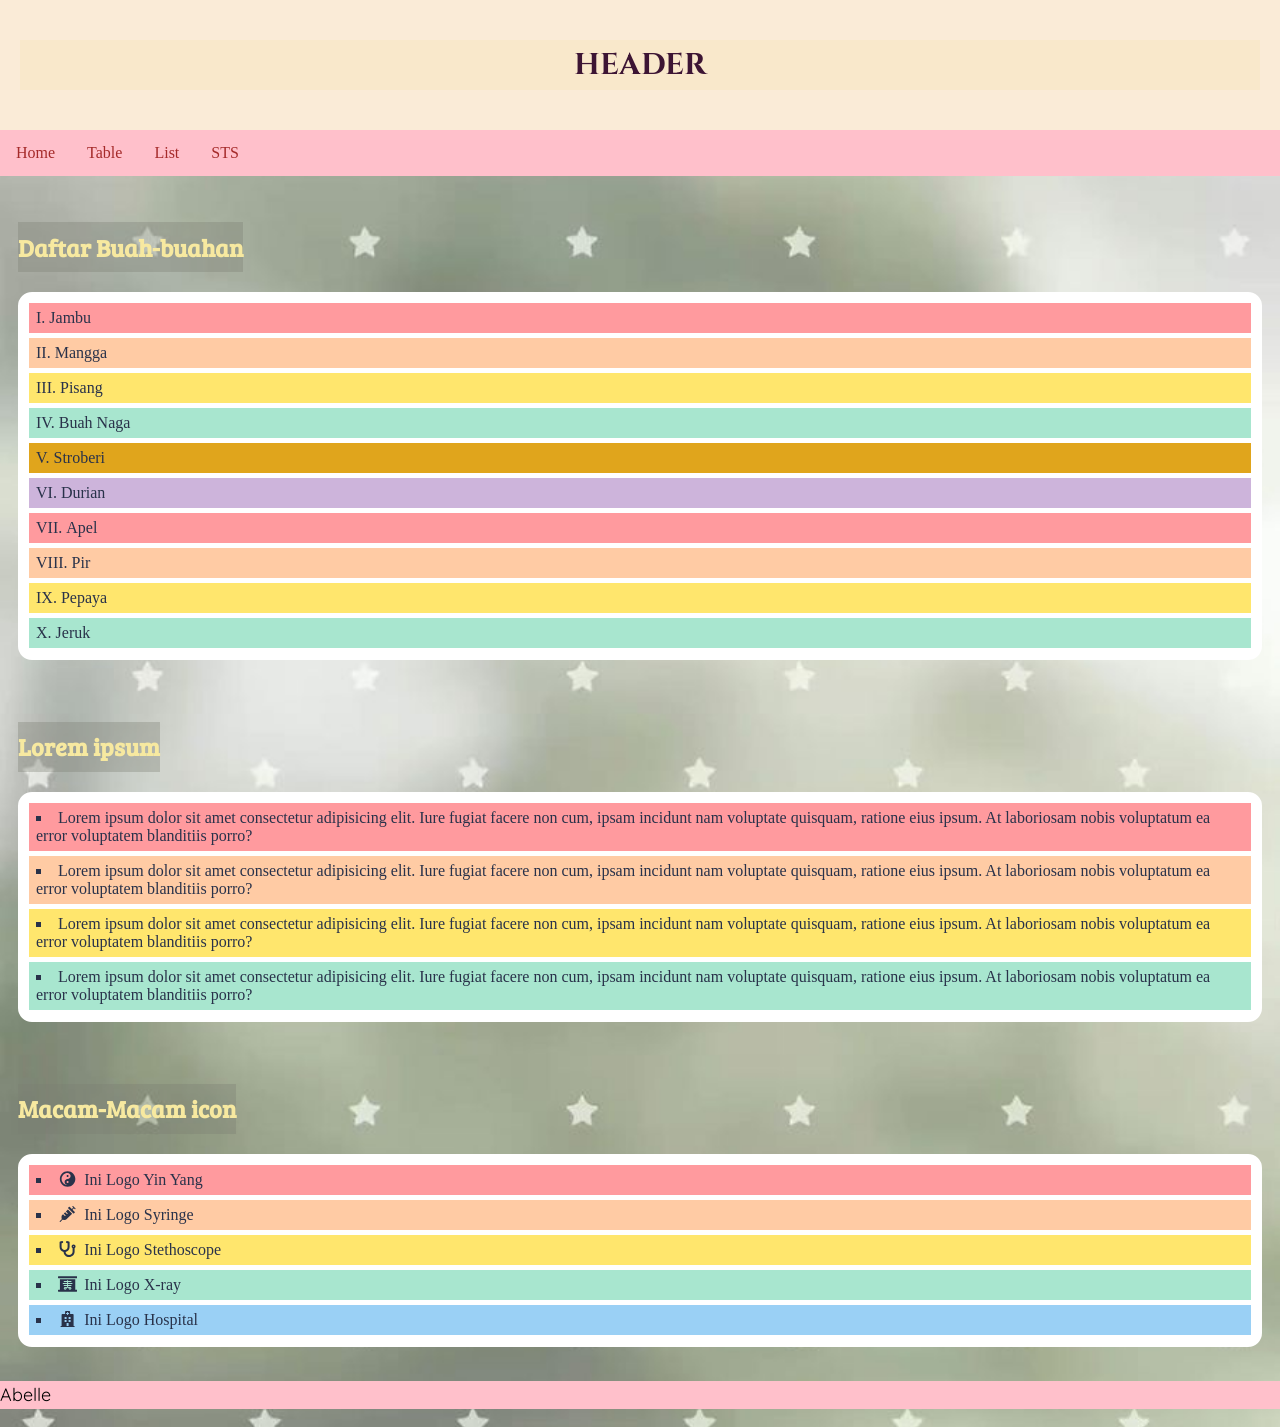
<file: list.html>
<!DOCTYPE html>
<html>
    <head>
        <title>Layout Website</title>
        <link rel="stylesheet" href="index.css">
        <link rel="stylesheet" href="list.css">
    </head>
    <body>
        <!-- Membuat Header -->
        <div class="header">
            <h1>HEADER</h1>
        </div>
        <!-- Membuat Menu/navigator bar -->
         <div class="topnav">
            <a href="index.html">Home</a>
            <a href="table.html">Table</a>
            <a href="list.html">List</a>
            <a href="STS_92_10.html">STS</a> 
         </div>
         
         <!-- Membuat Konten List -->
          <main class="fruit-section">
          <h2>Daftar Buah-buahan</h2>
          <ol class="fruit-list">
            <li>Jambu</li>
            <li>Mangga</li>
            <li>Pisang</li> 
            <li>Buah Naga</li>
            <li class="featured-fruit">Stroberi</li>
            <li>Durian</li>
            <li>Apel</li>
            <li>Pir</li>
            <li>Pepaya</li>
            <li>Jeruk</li>  
         </ol>
         </main>

         <section class="lorem-section">
            <h2>Lorem ipsum</h2>
            <ul class="lorem-list">
                <li>Lorem ipsum dolor sit amet consectetur adipisicing elit. Iure fugiat facere non cum, ipsam incidunt nam voluptate quisquam, ratione eius ipsum. At laboriosam nobis voluptatum ea error voluptatem blanditiis porro?</li>
                <li>Lorem ipsum dolor sit amet consectetur adipisicing elit. Iure fugiat facere non cum, ipsam incidunt nam voluptate quisquam, ratione eius ipsum. At laboriosam nobis voluptatum ea error voluptatem blanditiis porro?</li>
                <li>Lorem ipsum dolor sit amet consectetur adipisicing elit. Iure fugiat facere non cum, ipsam incidunt nam voluptate quisquam, ratione eius ipsum. At laboriosam nobis voluptatum ea error voluptatem blanditiis porro?</li>
                <li>Lorem ipsum dolor sit amet consectetur adipisicing elit. Iure fugiat facere non cum, ipsam incidunt nam voluptate quisquam, ratione eius ipsum. At laboriosam nobis voluptatum ea error voluptatem blanditiis porro?</li>
            </ul>
         </section>

         <section class="icon-section">
            <h2>Macam-Macam icon</h2>
            <ul class="icon-list">
                <li>
                    <svg xmlns="http://www.w3.org/2000/svg" viewBox="0 0 496 512" aria-hidden="true" focusable="false"><!-- Font Awesome Free 5.15.4 by @fontawesome - https://fontawesome.com License - https://fontawesome.com/license/free (Icons: CC BY 4.0) --><path d="M248 8C111.03 8 0 119.03 0 256s111.03 248 248 248 248-111.03 248-248S384.97 8 248 8zm0 376c-17.67 0-32-14.33-32-32s14.33-32 32-32 32 14.33 32 32-14.33 32-32 32zm0-128c-53.02 0-96 42.98-96 96s42.98 96 96 96c-106.04 0-192-85.96-192-192S141.96 64 248 64c53.02 0 96 42.98 96 96s-42.98 96-96 96zm0-128c-17.67 0-32 14.33-32 32s14.33 32 32 32 32-14.33 32-32-14.33-32-32-32z"/></svg>
                    Ini Logo Yin Yang
                </li>
                <li>
                    <svg xmlns="http://www.w3.org/2000/svg" viewBox="0 0 512 512" aria-hidden="true" focusable="false"><!-- Font Awesome Free 5.15.4 by @fontawesome - https://fontawesome.com License - https://fontawesome.com/license/free (Icons: CC BY 4.0) --><path d="M201.5 174.8l55.7 55.8c3.1 3.1 3.1 8.2 0 11.3l-11.3 11.3c-3.1 3.1-8.2 3.1-11.3 0l-55.7-55.8-45.3 45.3 55.8 55.8c3.1 3.1 3.1 8.2 0 11.3l-11.3 11.3c-3.1 3.1-8.2 3.1-11.3 0L111 265.2l-26.4 26.4c-17.3 17.3-25.6 41.1-23 65.4l7.1 63.6L2.3 487c-3.1 3.1-3.1 8.2 0 11.3l11.3 11.3c3.1 3.1 8.2 3.1 11.3 0l66.3-66.3 63.6 7.1c23.9 2.6 47.9-5.4 65.4-23l181.9-181.9-135.7-135.7-64.9 65zm308.2-93.3L430.5 2.3c-3.1-3.1-8.2-3.1-11.3 0l-11.3 11.3c-3.1 3.1-3.1 8.2 0 11.3l28.3 28.3-45.3 45.3-56.6-56.6-17-17c-3.1-3.1-8.2-3.1-11.3 0l-33.9 33.9c-3.1 3.1-3.1 8.2 0 11.3l17 17L424.8 223l17 17c3.1 3.1 8.2 3.1 11.3 0l33.9-34c3.1-3.1 3.1-8.2 0-11.3l-73.5-73.5 45.3-45.3 28.3 28.3c3.1 3.1 8.2 3.1 11.3 0l11.3-11.3c3.1-3.2 3.1-8.2 0-11.4z"/></svg>
                    Ini Logo Syringe
                </li>
                <li>
                    <svg xmlns="http://www.w3.org/2000/svg" viewBox="0 0 512 512" aria-hidden="true" focusable="false"><!-- Font Awesome Free 5.15.4 by @fontawesome - https://fontawesome.com License - https://fontawesome.com/license/free (Icons: CC BY 4.0) --><path d="M447.1 112c-34.2.5-62.3 28.4-63 62.6-.5 24.3 12.5 45.6 32 56.8V344c0 57.3-50.2 104-112 104-60 0-109.2-44.1-111.9-99.2C265 333.8 320 269.2 320 192V36.6c0-11.4-8.1-21.3-19.3-23.5L237.8.5c-13-2.6-25.6 5.8-28.2 18.8L206.4 35c-2.6 13 5.8 25.6 18.8 28.2l30.7 6.1v121.4c0 52.9-42.2 96.7-95.1 97.2-53.4.5-96.9-42.7-96.9-96V69.4l30.7-6.1c13-2.6 21.4-15.2 18.8-28.2l-3.1-15.7C107.7 6.4 95.1-2 82.1.6L19.3 13C8.1 15.3 0 25.1 0 36.6V192c0 77.3 55.1 142 128.1 156.8C130.7 439.2 208.6 512 304 512c97 0 176-75.4 176-168V231.4c19.1-11.1 32-31.7 32-55.4 0-35.7-29.2-64.5-64.9-64zm.9 80c-8.8 0-16-7.2-16-16s7.2-16 16-16 16 7.2 16 16-7.2 16-16 16z"/></svg>
                    Ini Logo Stethoscope
                </li>
                <li>
                    <svg xmlns="http://www.w3.org/2000/svg" viewBox="0 0 640 512" aria-hidden="true" focusable="false"><!-- Font Awesome Free 5.15.4 by @fontawesome - https://fontawesome.com License - https://fontawesome.com/license/free (Icons: CC BY 4.0) --><path d="M240 384c-8.8 0-16 7.2-16 16s7.2 16 16 16 16-7.2 16-16-7.2-16-16-16zm160 32c8.8 0 16-7.2 16-16s-7.2-16-16-16-16 7.2-16 16 7.2 16 16 16zM624 0H16C7.2 0 0 7.2 0 16v32c0 8.8 7.2 16 16 16h608c8.8 0 16-7.2 16-16V16c0-8.8-7.2-16-16-16zm0 448h-48V96H64v352H16c-8.8 0-16 7.2-16 16v32c0 8.8 7.2 16 16 16h608c8.8 0 16-7.2 16-16v-32c0-8.8-7.2-16-16-16zM480 248c0 4.4-3.6 8-8 8H336v32h104c4.4 0 8 3.6 8 8v16c0 4.4-3.6 8-8 8H336v32h64c26.5 0 48 21.5 48 48s-21.5 48-48 48-48-21.5-48-48v-16h-64v16c0 26.5-21.5 48-48 48s-48-21.5-48-48 21.5-48 48-48h64v-32H200c-4.4 0-8-3.6-8-8v-16c0-4.4 3.6-8 8-8h104v-32H168c-4.4 0-8-3.6-8-8v-16c0-4.4 3.6-8 8-8h136v-32H200c-4.4 0-8-3.6-8-8v-16c0-4.4 3.6-8 8-8h104v-24c0-4.4 3.6-8 8-8h16c4.4 0 8 3.6 8 8v24h104c4.4 0 8 3.6 8 8v16c0 4.4-3.6 8-8 8H336v32h136c4.4 0 8 3.6 8 8v16z"/></svg>
                    Ini Logo X-ray
                </li>
                <li>
                    <svg xmlns="http://www.w3.org/2000/svg" viewBox="0 0 448 512" aria-hidden="true" focusable="false"><!-- Font Awesome Free 5.15.4 by @fontawesome - https://fontawesome.com License - https://fontawesome.com/license/free (Icons: CC BY 4.0) --><path d="M448 492v20H0v-20c0-6.627 5.373-12 12-12h20V120c0-13.255 10.745-24 24-24h88V24c0-13.255 10.745-24 24-24h112c13.255 0 24 10.745 24 24v72h88c13.255 0 24 10.745 24 24v360h20c6.627 0 12 5.373 12 12zM308 192h-40c-6.627 0-12 5.373-12 12v40c0 6.627 5.373 12 12 12h40c6.627 0 12-5.373 12-12v-40c0-6.627-5.373-12-12-12zm-168 64h40c6.627 0 12-5.373 12-12v-40c0-6.627-5.373-12-12-12h-40c-6.627 0-12 5.373-12 12v40c0 6.627 5.373 12 12 12zm104 128h-40c-6.627 0-12 5.373-12 12v84h64v-84c0-6.627-5.373-12-12-12zm64-96h-40c-6.627 0-12 5.373-12 12v40c0 6.627 5.373 12 12 12h40c6.627 0 12-5.373 12-12v-40c0-6.627-5.373-12-12-12zm-116 12c0-6.627-5.373-12-12-12h-40c-6.627 0-12 5.373-12 12v40c0 6.627 5.373 12 12 12h40c6.627 0 12-5.373 12-12v-40zM182 96h26v26a6 6 0 0 0 6 6h20a6 6 0 0 0 6-6V96h26a6 6 0 0 0 6-6V70a6 6 0 0 0-6-6h-26V38a6 6 0 0 0-6-6h-20a6 6 0 0 0-6 6v26h-26a6 6 0 0 0-6 6v20a6 6 0 0 0 6 6z"/></svg>
                    Ini Logo Hospital
                </li>
            </ul>
         </section>
       
         <!-- Membuat Footer -->
         <div class="footer">
            <p>Abelle</p>
         </div>
    </body>
</html>
</file>
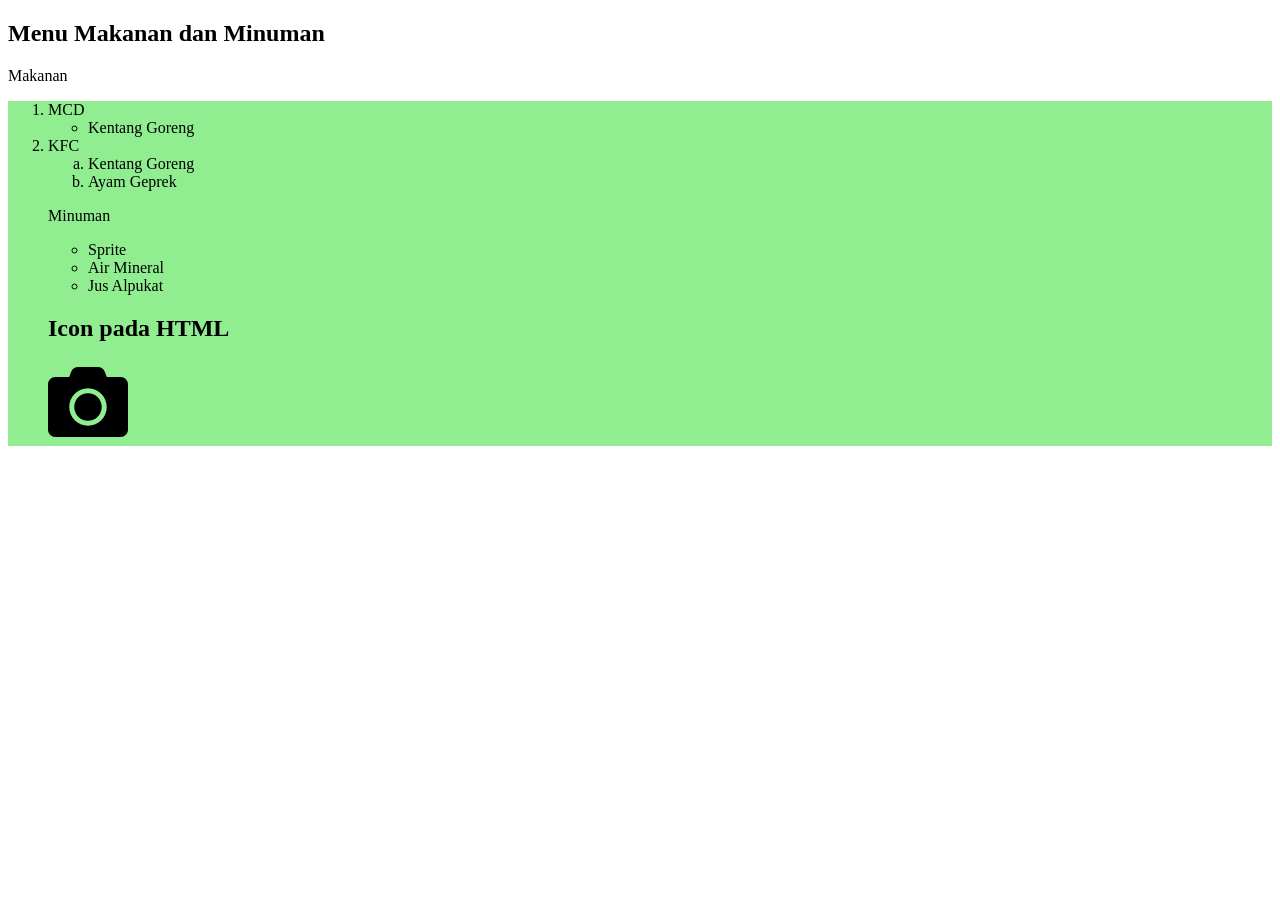
<file: list_gabungan.html>
<!DOCTYPE html>
<html>
    <head>
        <title>Orderlist dan Unorderlist</title>
        <style>
            ul{
                list-style-type: circle;
            }
            ol.a{
                list-style-type: lower-alpha;
            }
            ol{
                background-color: lightgreen;
            }
    
        </style>
    </head>
    <body>
        <h2>Menu Makanan dan Minuman</h2>
        <p>Makanan</p>
        <ol>
            <li>MCD</li>
            <ul>
                <li>Kentang Goreng</li>
            </ul>
            <li>KFC</li>
            <ol class="a">
                <li>Kentang Goreng</li>
            
                <li>Ayam Geprek</li>
        </ol>
        <p>Minuman</p>
        <ul>
            <li>Sprite</li>
            <li>Air Mineral</li>
            <li>Jus Alpukat</li>
        </ul>
        <h2>Icon pada HTML</h2>
        <i class="fas fa-camera"></i>
        <svg xmlns="http://www.w3.org/2000/svg" viewBox="0 0 512 512" width="80"><!--!Font Awesome Free v5.15.4 by @fontawesome - https://fontawesome.com License - https://fontawesome.com/license/free Copyright 2026 Fonticons, Inc.--><path d="M512 144v288c0 26.5-21.5 48-48 48H48c-26.5 0-48-21.5-48-48V144c0-26.5 21.5-48 48-48h88l12.3-32.9c7-18.7 24.9-31.1 44.9-31.1h125.5c20 0 37.9 12.4 44.9 31.1L376 96h88c26.5 0 48 21.5 48 48zM376 288c0-66.2-53.8-120-120-120s-120 53.8-120 120 53.8 120 120 120 120-53.8 120-120zm-32 0c0 48.5-39.5 88-88 88s-88-39.5-88-88 39.5-88 88-88 88 39.5 88 88z"/></svg>
    </body>
</html>
</file>
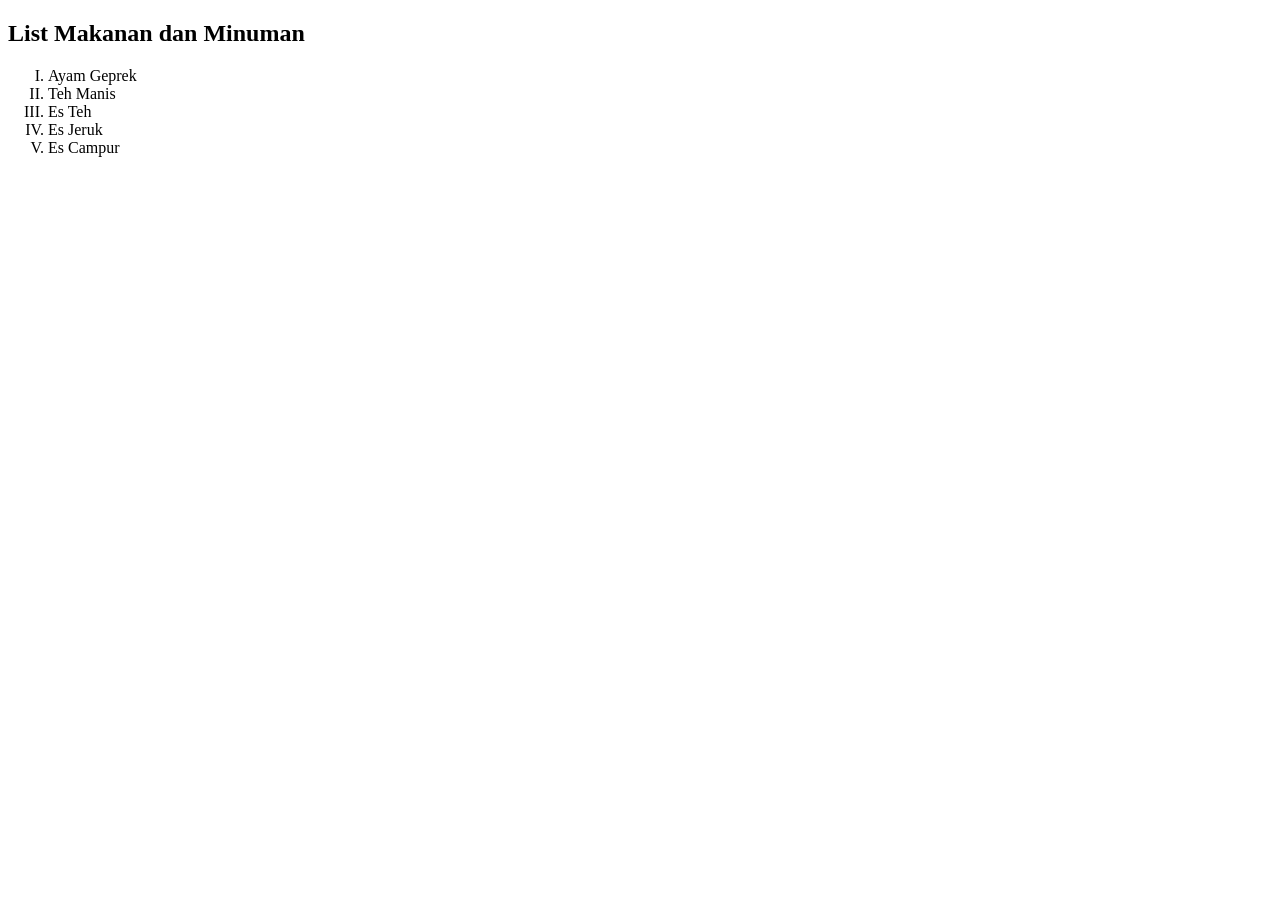
<file: orderlist.html>
<!DOCTYPE html>
<html>
    <head>
        <title>Orderlist HTML</title>
        <style>
            ol{
                list-style-type: upper-roman;
            }
        </style>
    </head>
    <body>
        <h2>List Makanan dan Minuman</h2>
        <ol>
            <li>Ayam Geprek</li>
            <li>Teh Manis</li>
            <li>Es Teh</li>
            <li>Es Jeruk</li>
            <li>Es Campur</li>
        </ol>
    </body>
</html>
</file>
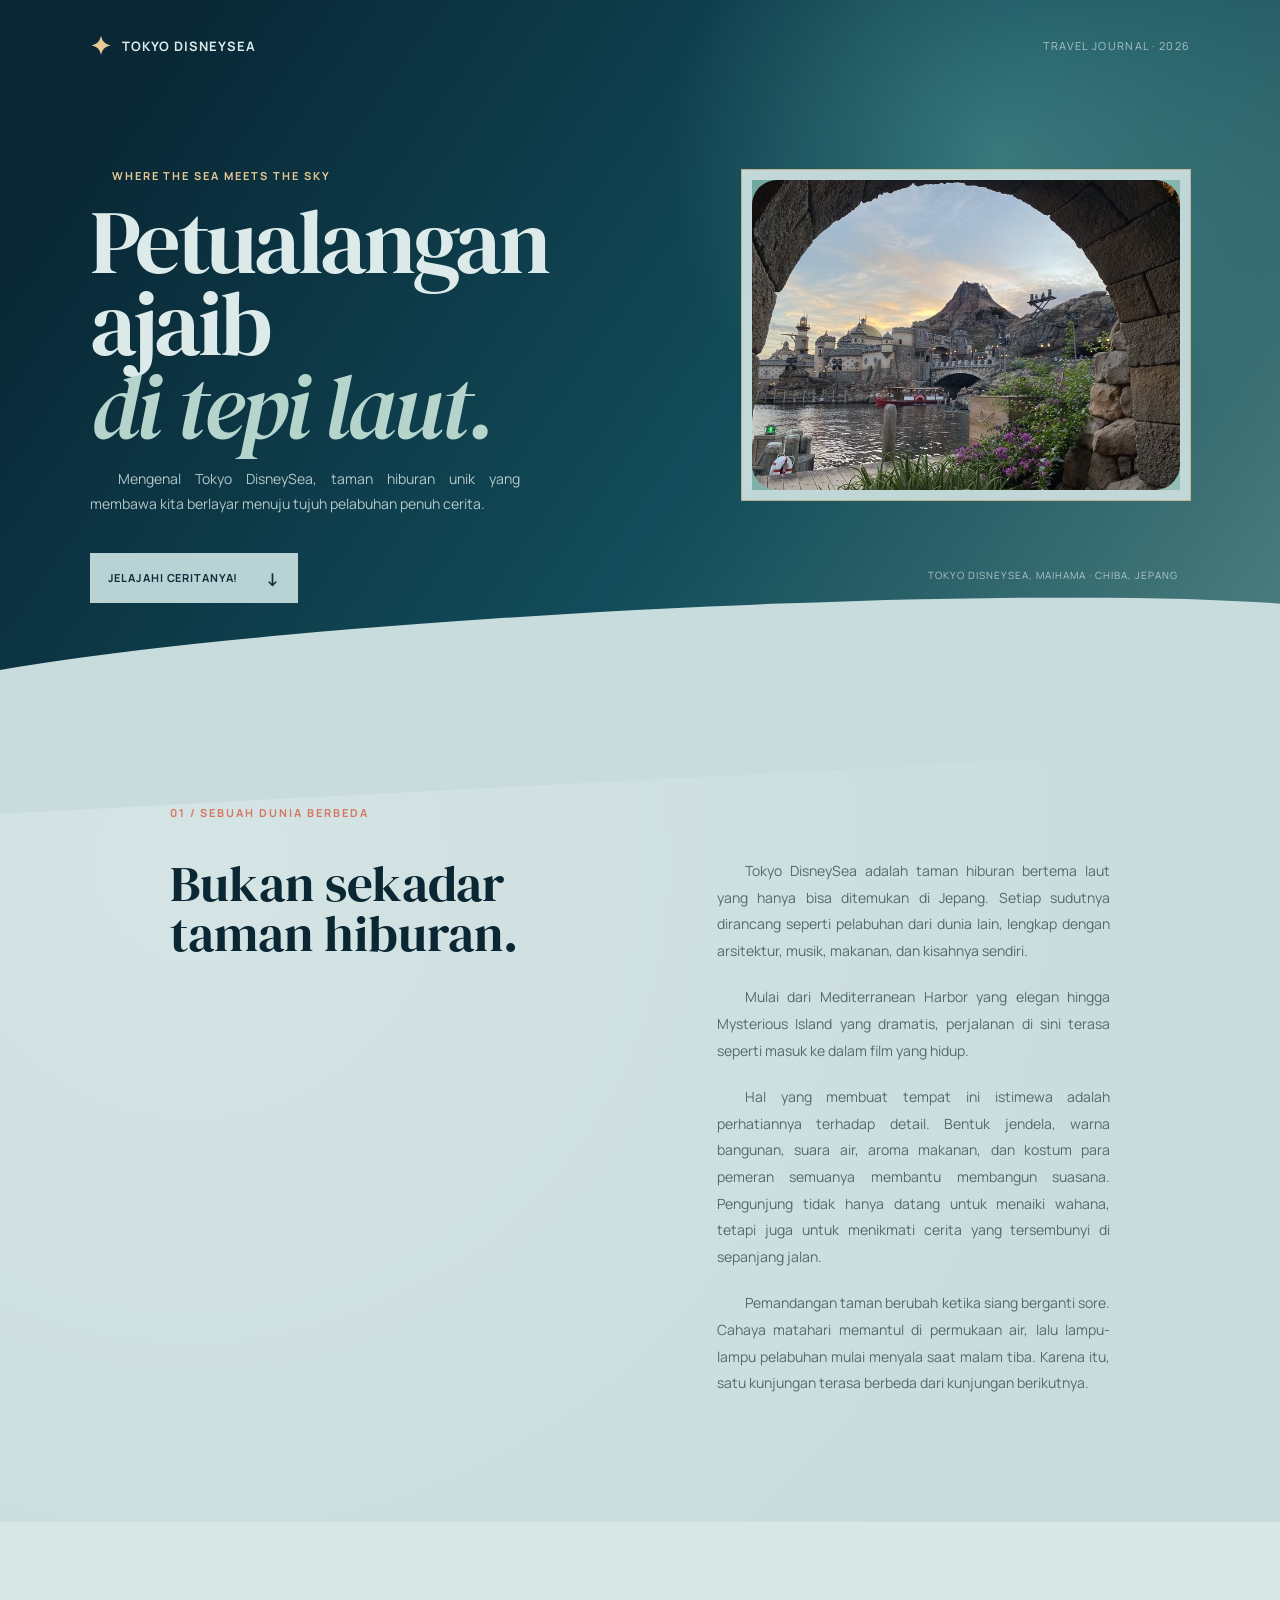
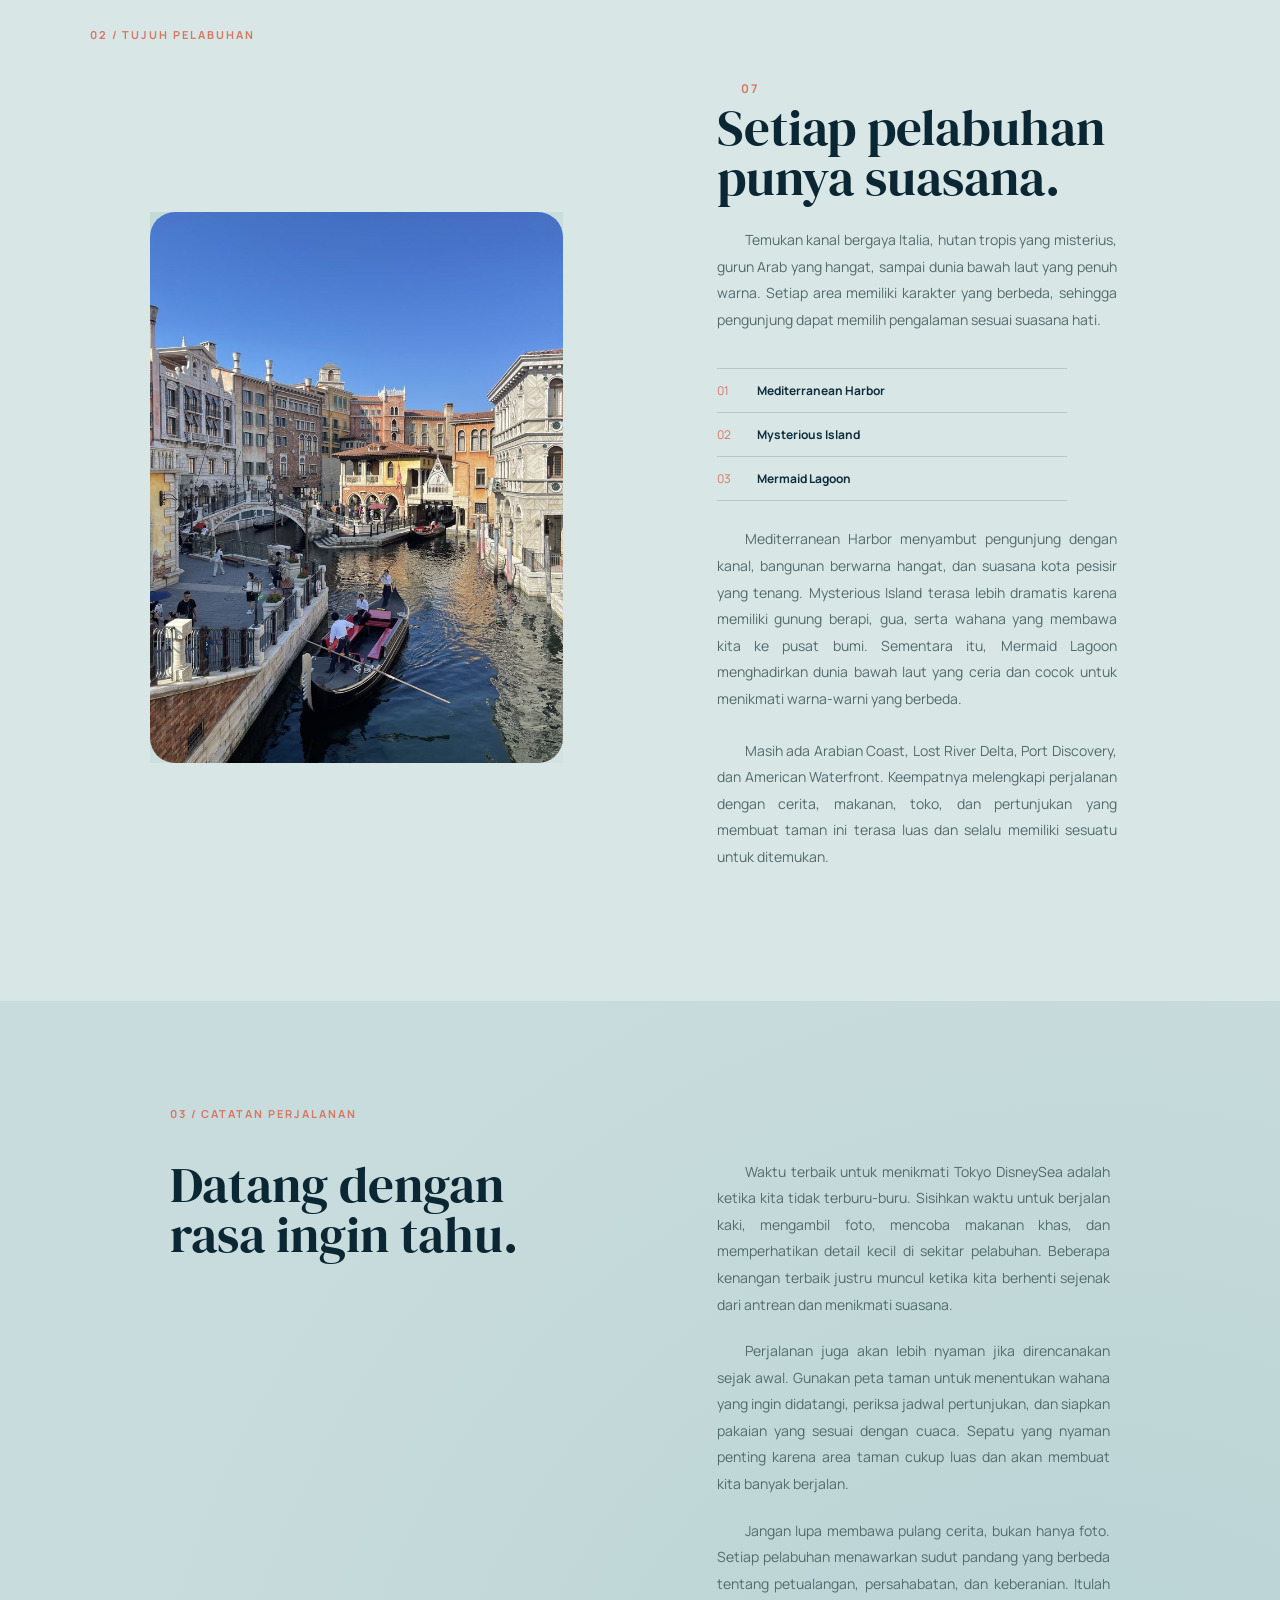
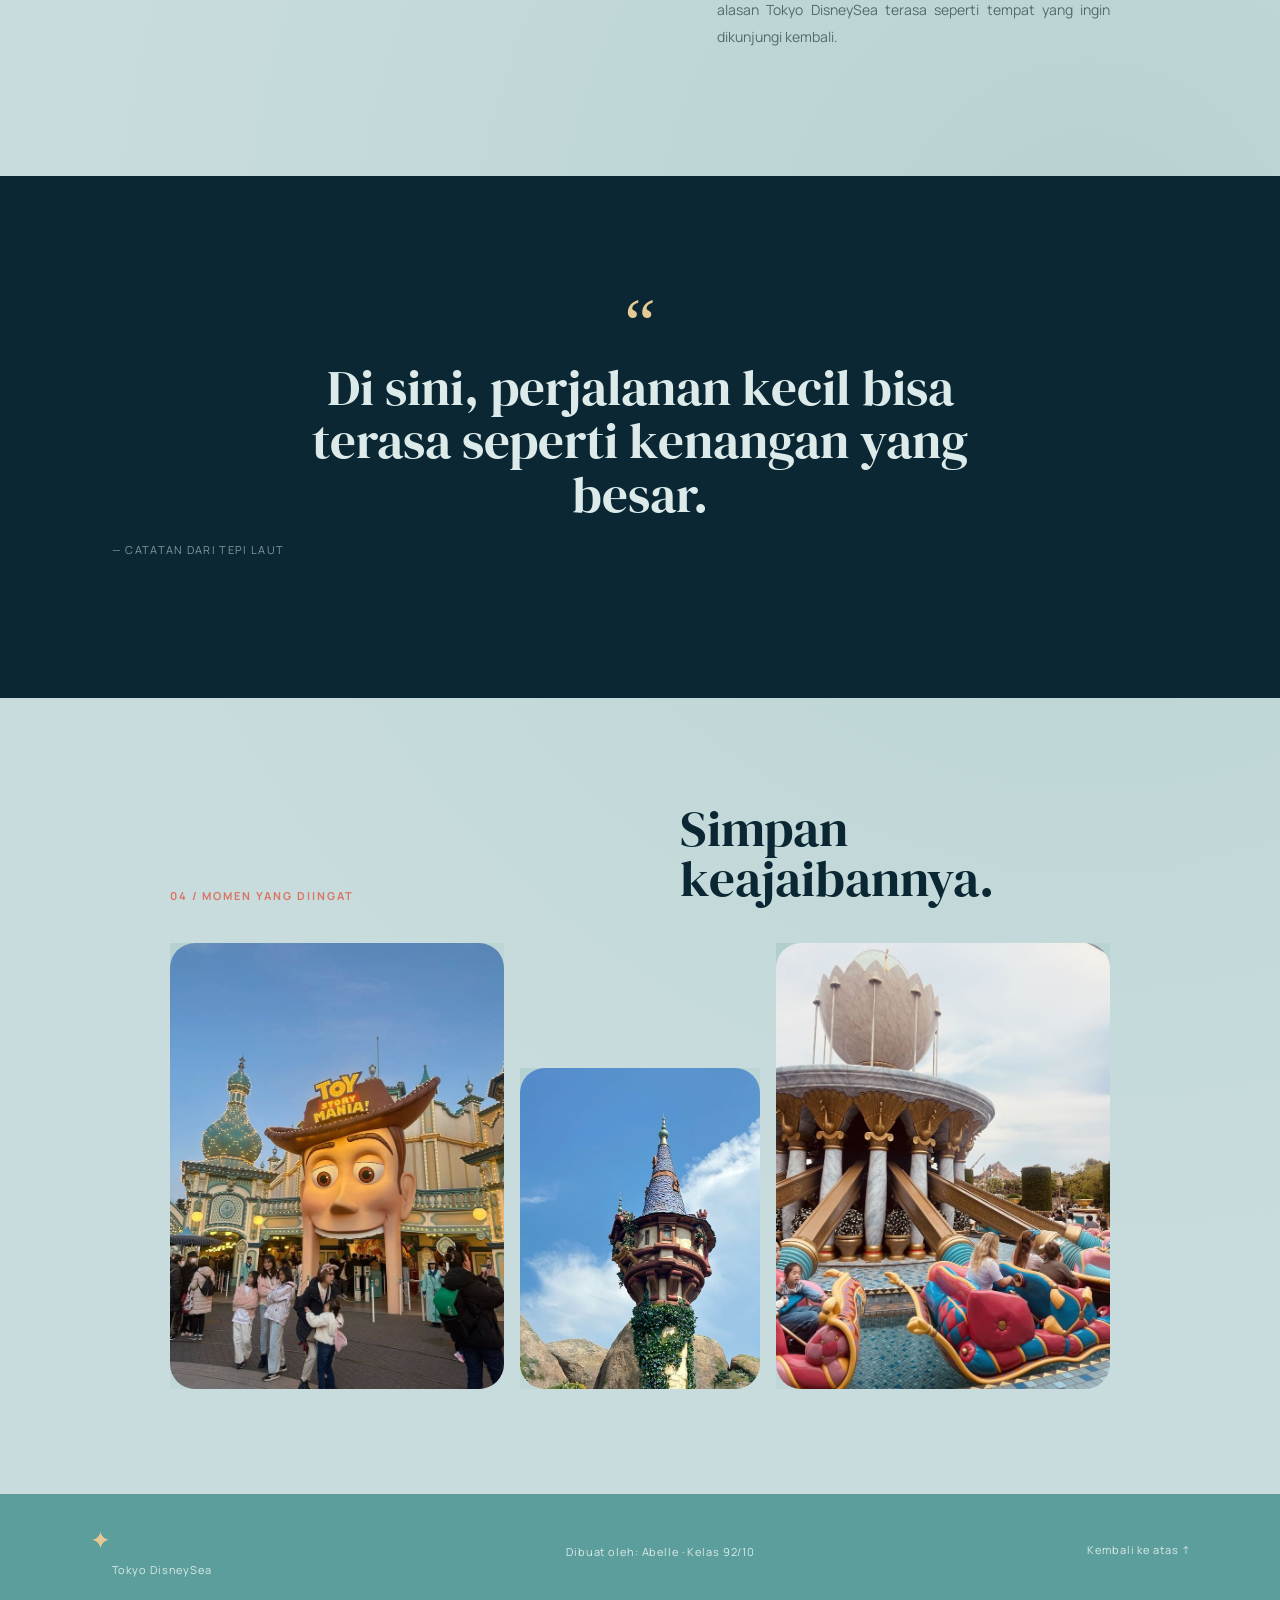
<file: STS_92_10.html>
<!DOCTYPE html>
<html lang="id">
<head>
	<meta charset="UTF-8">
	<meta name="viewport" content="width=device-width, initial-scale=1.0">
	<title>Tokyo DisneySea | Dunia Imajinasi</title>
	<link rel="stylesheet" href="STS_92_10.css">
</head>
<body>
	<main class="page-shell">
		<header class="hero">
			<nav class="topbar" aria-label="Navigasi utama">
				<a class="brand" href="#atas">
					<span class="brand-mark">✦</span>
					<span>Tokyo DisneySea</span>
				</a>
				<span class="edition">Travel journal · 2026</span>
			</nav>

			<div class="hero-copy" id="atas">
				<p class="eyebrow">Where the sea meets the sky</p>
				<h1>Petualangan ajaib<br><em>di tepi laut.</em></h1>
				<p class="hero-text">Mengenal Tokyo DisneySea, taman hiburan unik yang membawa kita berlayar menuju tujuh pelabuhan penuh cerita.</p>
				<a class="button" href="#jelajahi">Jelajahi ceritanya! <span>↓</span></a>
			</div>

			<div class="hero-visual image-slot hero-image">
				<img src="disneysea jp.jpeg" alt="Pemandangan utama Tokyo DisneySea" class="slot-image">
			</div>
			<p class="hero-caption">Tokyo DisneySea, Maihama · Chiba, Jepang</p>
		</header>

		<section class="intro section" id="jelajahi">
			<div class="section-kicker">01 / Sebuah dunia berbeda</div>
			<div class="intro-grid">
				<div>
					<h2>Bukan sekadar taman hiburan.</h2>
				</div>
				<div class="body-copy">
					<p>Tokyo DisneySea adalah taman hiburan bertema laut yang hanya bisa ditemukan di Jepang. Setiap sudutnya dirancang seperti pelabuhan dari dunia lain, lengkap dengan arsitektur, musik, makanan, dan kisahnya sendiri.</p>
					<p>Mulai dari Mediterranean Harbor yang elegan hingga Mysterious Island yang dramatis, perjalanan di sini terasa seperti masuk ke dalam film yang hidup.</p>
					<p>Hal yang membuat tempat ini istimewa adalah perhatiannya terhadap detail. Bentuk jendela, warna bangunan, suara air, aroma makanan, dan kostum para pemeran semuanya membantu membangun suasana. Pengunjung tidak hanya datang untuk menaiki wahana, tetapi juga untuk menikmati cerita yang tersembunyi di sepanjang jalan.</p>
					<p>Pemandangan taman berubah ketika siang berganti sore. Cahaya matahari memantul di permukaan air, lalu lampu-lampu pelabuhan mulai menyala saat malam tiba. Karena itu, satu kunjungan terasa berbeda dari kunjungan berikutnya.</p>
				</div>
			</div>
		</section>

		<section class="feature section">
			<div class="section-kicker">02 / Tujuh pelabuhan</div>
			<div class="feature-grid">
				<div class="image-slot feature-image">
					<img src="disneysea jp1.jpeg" alt="Suasana pelabuhan di Tokyo DisneySea" class="slot-image">
				</div>
				<div class="feature-copy">
					<p class="port-number">07</p>
					<h2>Setiap pelabuhan punya suasana.</h2>
					<p>Temukan kanal bergaya Italia, hutan tropis yang misterius, gurun Arab yang hangat, sampai dunia bawah laut yang penuh warna. Setiap area memiliki karakter yang berbeda, sehingga pengunjung dapat memilih pengalaman sesuai suasana hati.</p>
					<ul class="port-list">
						<li><span>01</span> Mediterranean Harbor</li>
						<li><span>02</span> Mysterious Island</li>
						<li><span>03</span> Mermaid Lagoon</li>
					</ul>
					<p>Mediterranean Harbor menyambut pengunjung dengan kanal, bangunan berwarna hangat, dan suasana kota pesisir yang tenang. Mysterious Island terasa lebih dramatis karena memiliki gunung berapi, gua, serta wahana yang membawa kita ke pusat bumi. Sementara itu, Mermaid Lagoon menghadirkan dunia bawah laut yang ceria dan cocok untuk menikmati warna-warni yang berbeda.</p>
					<p>Masih ada Arabian Coast, Lost River Delta, Port Discovery, dan American Waterfront. Keempatnya melengkapi perjalanan dengan cerita, makanan, toko, dan pertunjukan yang membuat taman ini terasa luas dan selalu memiliki sesuatu untuk ditemukan.</p>
				</div>
			</div>
		</section>

		<section class="visit-notes section">
			<div class="section-kicker">03 / Catatan perjalanan</div>
			<div class="intro-grid">
				<div>
					<h2>Datang dengan rasa ingin tahu.</h2>
				</div>
				<div class="body-copy">
					<p>Waktu terbaik untuk menikmati Tokyo DisneySea adalah ketika kita tidak terburu-buru. Sisihkan waktu untuk berjalan kaki, mengambil foto, mencoba makanan khas, dan memperhatikan detail kecil di sekitar pelabuhan. Beberapa kenangan terbaik justru muncul ketika kita berhenti sejenak dari antrean dan menikmati suasana.</p>
					<p>Perjalanan juga akan lebih nyaman jika direncanakan sejak awal. Gunakan peta taman untuk menentukan wahana yang ingin didatangi, periksa jadwal pertunjukan, dan siapkan pakaian yang sesuai dengan cuaca. Sepatu yang nyaman penting karena area taman cukup luas dan akan membuat kita banyak berjalan.</p>
					<p>Jangan lupa membawa pulang cerita, bukan hanya foto. Setiap pelabuhan menawarkan sudut pandang yang berbeda tentang petualangan, persahabatan, dan keberanian. Itulah alasan Tokyo DisneySea terasa seperti tempat yang ingin dikunjungi kembali.</p>
				</div>
			</div>
		</section>

		<section class="quote-section">
			<div class="quote-icon">“</div>
			<blockquote>Di sini, perjalanan kecil bisa terasa seperti kenangan yang besar.</blockquote>
			<p>— Catatan dari tepi laut</p>
		</section>

		<section class="gallery section">
			<div class="section-heading">
				<div class="section-kicker">04 / Momen yang diingat</div>
				<h2>Simpan keajaibannya.</h2>
			</div>
			<div class="gallery-grid">
				<div class="image-slot gallery-tall"><img src="disneysea jp2.jpeg" alt="Momen pertama di Tokyo DisneySea" class="slot-image"></div>
				<div class="image-slot gallery-small"><img src="disneysea jp3.jpeg" alt="Momen kedua di Tokyo DisneySea" class="slot-image"></div>
				<div class="image-slot gallery-wide"><img src="disneysea jp4.jpeg" alt="Momen ketiga di Tokyo DisneySea" class="slot-image"></div>
			</div>
		</section>

		<footer class="footer">
			<div>
				<span class="footer-mark">✦</span>
				<p>Tokyo DisneySea</p>
			</div>
			<p>Dibuat oleh: Abelle · Kelas 92/10</p>
			<a href="#atas">Kembali ke atas ↑</a>
		</footer>
	</main>
</body>
</html>
</file>
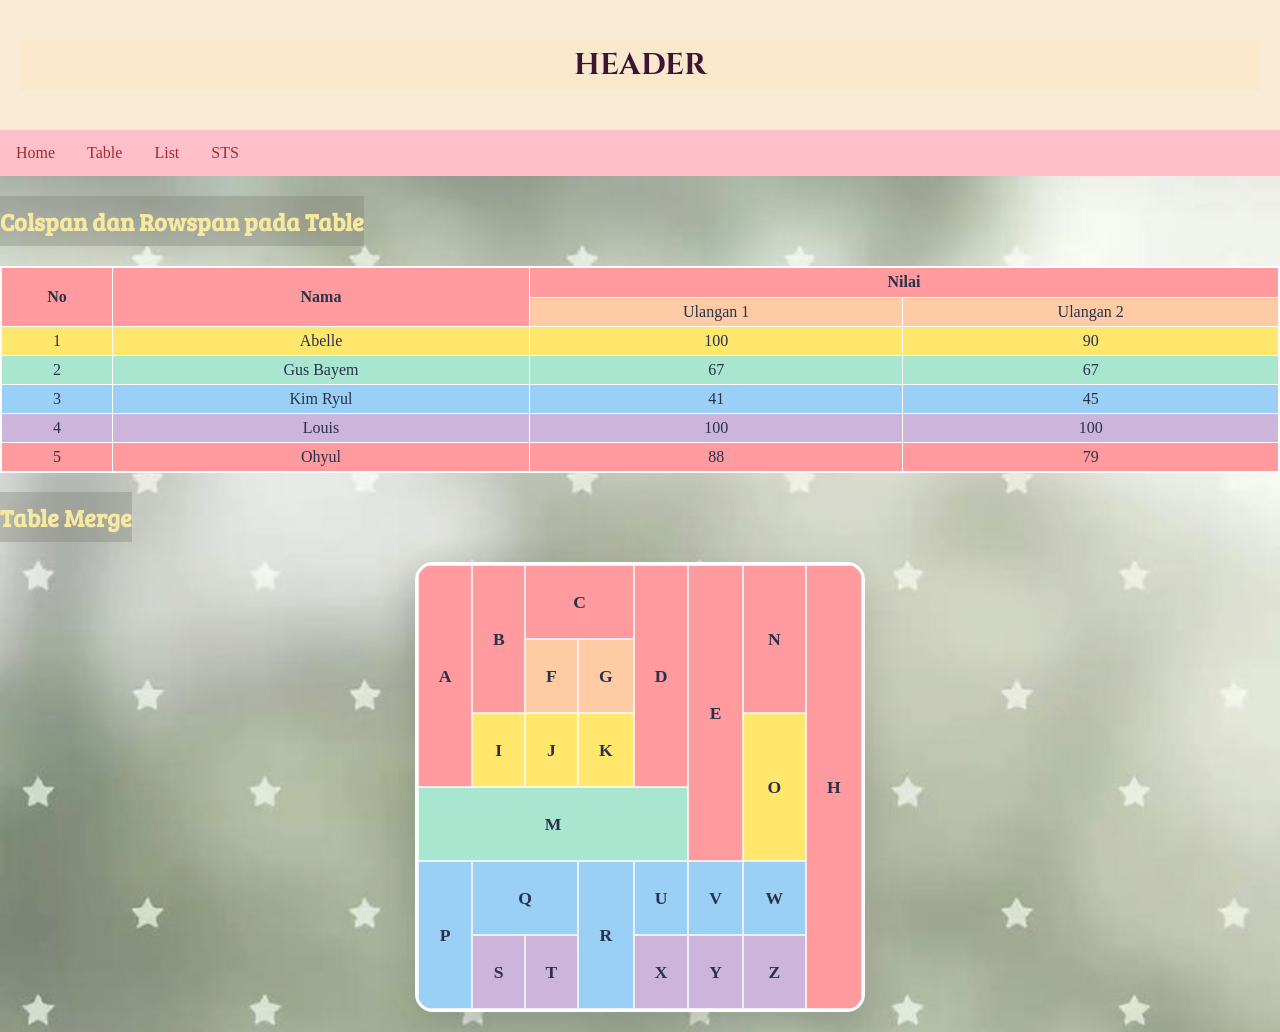
<file: table.html>
<!DOCTYPE html>
<html>
    <head>
        <title>Layout Website</title>
        <link rel="stylesheet" href="index.css">
        <link rel="stylesheet" href="tabel_gabung.css">
    </head>
    <body>
        <!-- Membuat Header -->
        <div class="header">
            <h1>HEADER</h1>
        </div>
        <!-- Membuat Menu/navigator bar -->
         <div class="topnav">
            <a href="index.html">Home</a>
            <a href="table.html">Table</a>
            <a href="list.html">List</a>
            <a href="STS_92_10.html">STS</a>
         </div>
         
         <!-- Membuat Konten -->
           <h2>Colspan dan Rowspan pada Table</h2>
        <!-- colspan : menggabungkan kolom -->
        <!-- rowspan : menggabungkan baris -->
        <table class="grade-table">
            <tr>
                <th rowspan="2">No</th>
                <th rowspan="2">Nama</th>
                <th colspan="2">Nilai</th>
            </tr>
            <tr>
                <td>Ulangan 1</td>
                <td>Ulangan 2</td>
            </tr>
            <tr>
                <td>1</td>
                <td>Abelle</td>
                <td>100</td>
                <td>90</td>
            </tr>
            <tr>
                <td>2</td>
                <td>Gus Bayem</td>
                <td>67</td>
                <td>67</td>
            </tr>
            <tr>
                <td>3</td>
                <td>Kim Ryul</td>
                <td>41</td>
                <td>45</td>
            </tr>
            <tr>
                <td>4</td>
                <td>Louis</td>
                <td>100</td>
                <td>100</td>
            </tr>
            <tr>
                <td>5</td>
                <td>Ohyul</td>
                <td>88</td>
                <td>79</td>
            </tr>
        </table>
        <h2>Table Merge</h2>
        <table class="colorful-table">
            <tr class="row-coral">
                <th rowspan="3">A</th>
                <th rowspan="2">B</th>
                <th colspan="2">C</th>
                <th rowspan="3">D</th>
                <th rowspan="4">E</th>
                <th rowspan="2">N</th>
                <th rowspan="6">H</th>
            </tr>
            <tr class="row-peach">
                <th rowspan="1">F</th>
                <th>G</th>
            </tr>
            <tr class="row-yellow">
                <th>I</th>
                <th>J</th>
                <th>K</th>
                <th rowspan="2"> O </th>
            </tr>
            <tr class="row-mint">
                <th colspan="5"> M </th>
            </tr>
            <tr class="row-blue">
                <th rowspan="2"> P </th>
                <th colspan="2"> Q </th>
                <th rowspan="2"> R </th>
                <th> U </th>
                <th> V </th>
                <th> W </th>
            </tr>
            <tr class="row-lavender">
                <th> S </th> 
                <th> T </th>
                <th> X </th>
                <th> Y </th>
                <th> Z </th>
            </tr>
        </table>
    </body>
</html>
</file>
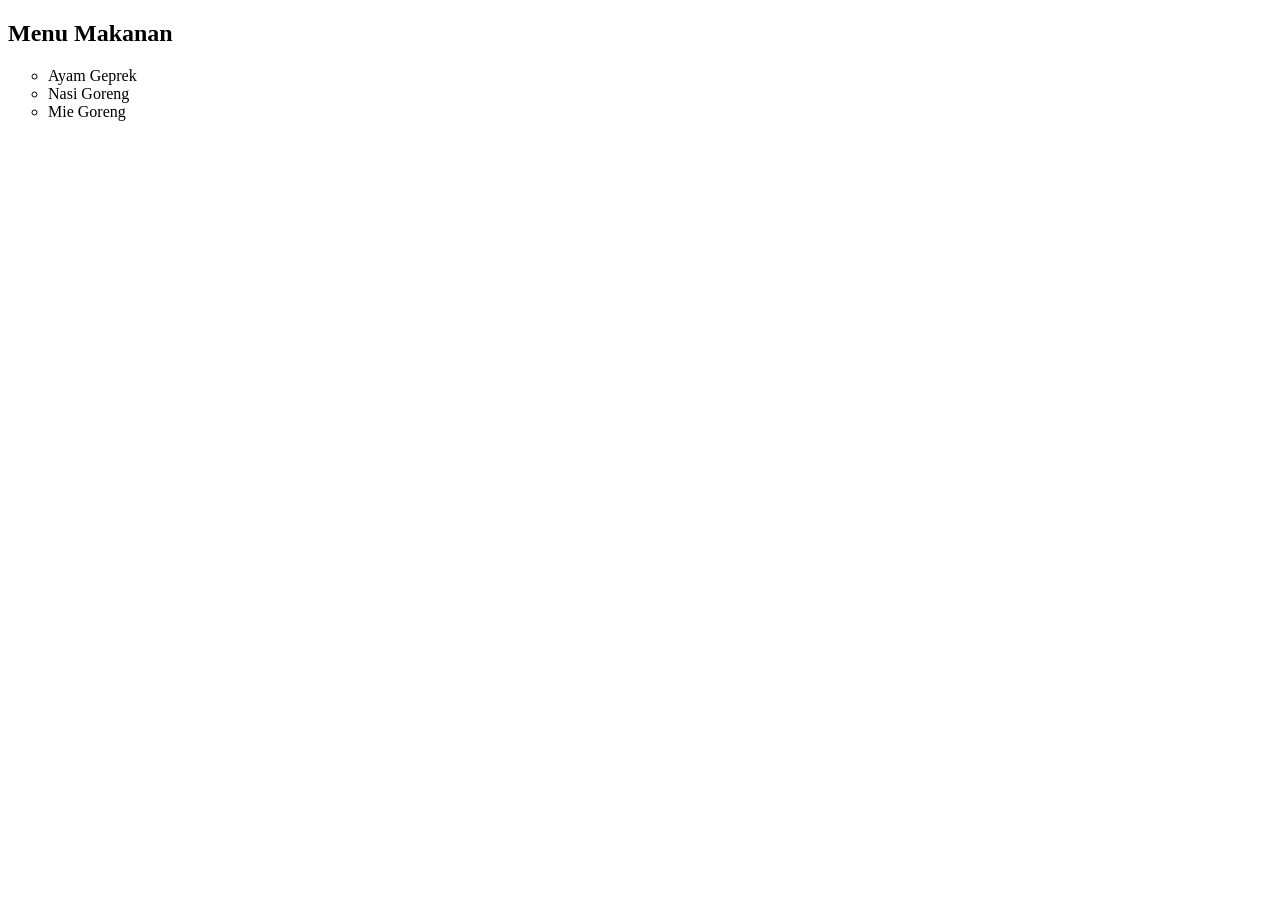
<file: unorderlist.html>
<!DOCTYPE html>
<html>
    <head>
        <title>Layout Website</title>
        <style>
            ul{
                list-style-type: circle;
            }
        </style>
    </head>
    <body>
        <h2>Menu Makanan</h2>
        <!-- style type ul: disc, circle, square-->
        <ul>
            <li>Ayam Geprek</li>
            <li>Nasi Goreng</li>
            <li>Mie Goreng</li>
        </ul>
    </body>
</html>
</file>
<file: index.css>
@import url('https://fonts.googleapis.com/css2?family=Bree+Serif&family=Cinzel:wght@600;700&family=DM+Serif+Display&family=Quicksand:wght@500;600;700&display=swap');

*{
    box-sizing: border-box;
}
body{
    margin: 0;
}
/* style header */
.header{
    background-color: antiquewhite;
    padding: 20px;
    text-align: center;
}
/* style untuk menu /topnav */
.topnav{
    overflow: hidden;
    background-color: pink;
}
/* style untuk menu /topnav link */
.topnav a{
    float: left;
    display: block;
    color: brown;
    text-align: center;
    padding: 14px 16px;
    text-decoration: none;
}
.topnav a:hover{
    background-color: cornsilk;
    color: brown;
}
.column{
    float: left;
    padding: 10px;
}
.column.side{
    width: 25%;
}
.column.middle{
    width: 50%;
}
.row::after{
    content: "";
    display: table;
    clear: both;
}
.footer{
    background-color: pink;
    text-align: center;
}

.colorful-table{
    width: min(450px, calc(100% - 32px));
    height: 450px;
    margin: 20px auto;
    border: 3px solid #ffffff;
    border-collapse: separate;
    border-spacing: 0;
    border-radius: 18px;
    overflow: hidden;
    background-color: #ffffff;
    box-shadow: 0 16px 35px rgb(55 65 81 / 20%);
}
.colorful-table th{
    height: 40px;
    padding: 8px;
    border: 1px solid rgb(255 255 255 / 75%);
    color: #29324a;
    font-size: 1.1rem;
    transition: background-color 160ms ease, color 160ms ease;
}
.colorful-table .row-coral th{ background-color: #ff9a9e; }
.colorful-table .row-peach th{ background-color: #ffcba4; }
.colorful-table .row-yellow th{ background-color: #ffe66d; }
.colorful-table .row-mint th{ background-color: #a8e6cf; }
.colorful-table .row-blue th{ background-color: #9ad0f5; }
.colorful-table .row-lavender th{ background-color: #cdb4db; }
.colorful-table th:hover{
    background-color: #ff6b6b;
    color: #ffffff;
}

/* biodata */
    body{
        background-image: url(background\ estetok.jpeg);
        background-size: cover;
        background-position: center;
        overflow-x: hidden;
    }
    h2{
        color: rgb(247, 233, 160);
        background-color:#797d7258;
        font-family: 'Bree Serif', serif;
        height: 50px;
        width: max-content;
        white-space: nowrap;
        display: flex;
        align-items: center;
        justify-content: center;
        animation: h2Walk 6.5s linear infinite;
    }

    @keyframes h2Walk {
        from { transform: translateX(-100%); }
        to { transform: translateX(100vw); }
    }

    .digital-clock{
        display: grid;
        grid-template-columns: 250px 1fr;
        align-items: center;
        width: min(94%, 980px);
        box-sizing: border-box;
        margin: 22px auto 30px;
        padding: 16px 20px;
        border: 1px solid rgba(111, 61, 46, 0.35);
        border-radius: 18px;
        background-color: rgba(243, 220, 153, 0.92);
        color: #442d2a;
        text-align: center;
        box-shadow: 0 8px 18px rgba(84, 27, 4, 0.18);
    }

    .clock-main{
        padding: 8px 22px 8px 4px;
        border-right: 1px solid rgba(111, 61, 46, 0.3);
    }

    #clockTime{
        font-family: 'Cinzel', serif;
        font-size: clamp(32px, 5vw, 48px);
        font-weight: 700;
        letter-spacing: 2px;
        line-height: 1;
    }

    #clockDate{
        margin-top: 9px;
        color: #6f3d2e;
        font-family: 'Quicksand', sans-serif;
        font-size: 14px;
    }

    .world-clocks{
        display: grid;
        grid-template-columns: repeat(4, minmax(90px, 1fr));
        gap: 8px;
        margin: 0;
        padding: 4px 0 4px 18px;
        border-top: 0;
    }

    .world-clock{
        display: flex;
        flex-direction: column;
        gap: 5px;
        padding: 8px 4px;
        border-radius: 10px;
        background-color: rgba(255, 250, 231, 0.35);
        font-family: 'Quicksand', sans-serif;
        font-size: 12px;
    }

    .world-clock span{
        color: #6f3d2e;
        font-size: 11px;
        text-align: center;
    }

    .world-location{
        width: 100%;
        border: 0;
        background: transparent;
        color: #6f3d2e;
        font-family: 'Quicksand', sans-serif;
        padding: 0;
        font-size: 11px;
        text-align: center;
        font-weight: 700;
        cursor: pointer;
    }

    .world-location:focus{
        outline: 2px solid #6f3d2e;
        outline-offset: 2px;
    }

    .world-clock strong{
        color: #442d2a;
        font-size: 16px;
        text-align: center;
    }

    @media (max-width: 600px){
        .digital-clock{
            display: block;
            width: min(92%, 520px);
            padding: 18px;
        }

        .clock-main{
            padding: 0 0 14px;
            border-right: 0;
            border-bottom: 1px solid rgba(111, 61, 46, 0.3);
        }

        .world-clocks{
            grid-template-columns: repeat(2, minmax(90px, 1fr));
            margin-top: 16px;
            padding: 0;
        }
    }
    
    h1{
        background-color: #f6e0b65e; 
        color:rgb(61, 21, 52);
        font-family: 'Cinzel', serif;
        font-size: 30px;
        font-weight: 700;
        height: 50px; display: flex;
        align-items: center;
        justify-content: center;
    }

p{
    font-family: 'Quicksand', sans-serif;
    font-size: 18px;
    line-height: 1.6;
    text-align: left;
}


div.biodata{
    margin: 30px auto;
    width: 70%;
    background-color: #445363;
    color: #e5e8e1;
    padding: 30px;
    border-radius: 12px;
    display: flex;
    justify-content: center;
    align-items: center;
}

div.hobbies{
    display: grid;
    grid-template-columns: repeat(3, 270px);
    justify-content: center;
    gap: 20px;
    width: min(90%, 840px);
    margin: 20px auto 40px;
}

div.hobby{
    width: 230px;
    min-height: 230px;
    padding: 20px;
    border-radius: 20px;
    color: #442d2a;
    text-align: center;
    box-shadow: 0 4px 8px 0 rgba(84, 27, 4, 0.25);
    transition: transform 0.3s ease;
}

div.hobby:hover{
    transform: translateY(-8px);
}

div.hobby-icon{
    display: flex;
    align-items: center;
    justify-content: center;
    width: 110px;
    height: 110px;
    margin: 0 auto 12px;
    border: 3px solid rgba(84, 27, 4, 0.25);
    border-radius: 50%;
    overflow: hidden;
}

div.hobby-icon img{
    width: 100%;
    height: 100%;
    object-fit: cover;
    display: block;
}

div.hobby h2{
    width: auto;
    height: auto;
    margin: 0;
    background: transparent;
    color: #442d2a;
    font-family: 'DM Serif Display', serif;
    font-size: 25px;
    animation: none;
}

div.hobby p{
    margin: 8px 0 0;
    font-size: 16px;
    line-height: 1.4;
    text-align: center;
}

div.hobby-drawing{
    cursor: pointer;
}

.drawing-modal{
    position: fixed;
    inset: 0;
    display: flex;
    align-items: center;
    justify-content: center;
    padding: 20px;
    background-color: rgba(35, 25, 25, 0.65);
    opacity: 0;
    visibility: hidden;
    transition: opacity 0.25s ease, visibility 0.25s ease;
    z-index: 20;
}

.drawing-modal.show{
    opacity: 1;
    visibility: visible;
}

.drawing-modal-content{
    position: relative;
    width: min(90%, 520px);
    max-height: 82vh;
    overflow-y: auto;
    padding: 32px;
    border-radius: 18px;
    background-color: #f3dc99;
    color: #442d2a;
    box-shadow: 0 8px 24px rgba(0, 0, 0, 0.3);
    transform: translateY(80px) rotate(-2deg) scale(0.88);
    transform-origin: center bottom;
}

.drawing-modal.show .drawing-modal-content{
    animation: bookModalOpen 0.65s cubic-bezier(0.22, 1, 0.36, 1) forwards;
}

.drawing-modal-content h2{
    width: auto;
    height: auto;
    margin: 0 28px 14px 0;
    background: transparent;
    color: #442d2a;
    font-family: 'DM Serif Display', serif;
    font-size: 28px;
    animation: none;
}

.drawing-modal.show .drawing-modal-content h2{
    animation: bookTextReveal 0.45s ease 0.22s both;
}

.drawing-modal-content p{
    margin: 0;
    font-size: 17px;
    line-height: 1.55;
    text-align: left;
}

.drawing-modal.show .drawing-modal-content > p,
.drawing-modal.show .drawing-modal-content .drawing-timeline,
.drawing-modal.show .drawing-modal-content .drawing-tools{
    animation: bookTextReveal 0.45s ease 0.34s both;
}

.drawing-timeline{
    position: relative;
    display: flex;
    align-items: center;
    gap: 18px;
    margin: 22px 0 18px;
    padding-left: 16px;
    border-left: 2px solid rgba(68, 45, 42, 0.45);
    text-align: left;
}

div.timeline-step{
    position: relative;
    display: flex;
    flex-direction: column;
    gap: 2px;
    flex: 1;
    margin-bottom: 0;
    font-family: 'Quicksand', sans-serif;
    font-size: 12px;
}

div.timeline-step:last-child{
    margin-bottom: 0;
}

div.timeline-step::before{
    position: absolute;
    top: 3px;
    left: -22px;
    width: 8px;
    height: 8px;
    border: 2px solid #bf8414;
    border-radius: 50%;
    background-color: #f3dc99;
    content: '';
}

div.timeline-step strong{
    color: #442d2a;
    font-size: 13px;
}

div.timeline-step span{
    color: rgba(68, 45, 42, 0.78);
    line-height: 1.3;
}

div.timeline-date{
    flex: 0 0 auto;
    padding: 12px 14px;
    border: 3px solid #6f3d2e;
    border-radius: 12px;
    background-color: #f3dc99;
    color: #442d2a;
    font-family: 'Cinzel', serif;
    font-size: 20px;
    font-weight: 700;
    letter-spacing: 1px;
    white-space: nowrap;
    box-shadow: 3px 3px 0 rgba(111, 61, 46, 0.35);
}

@media (max-width: 520px){
    .drawing-timeline{
        align-items: flex-start;
        flex-direction: column;
        gap: 14px;
    }

    div.timeline-date{
        align-self: flex-end;
    }
}

div.drawing-tools{
    display: flex;
    flex-wrap: wrap;
    justify-content: center;
    gap: 5px;
    font-family: 'Quicksand', sans-serif;
    font-size: 11px;
}

div.drawing-tools strong{
    width: 100%;
    margin-bottom: 2px;
    color: #442d2a;
    font-size: 13px;
}

div.drawing-tools span{
    display: inline-flex;
    flex-direction: column;
    align-items: center;
    gap: 5px;
    padding: 7px 9px;
    border-radius: 10px;
    background-color: rgba(243, 220, 153, 0.75);
    color: #442d2a;
}

div.drawing-tools .drawing-tool img{
    width: 46px;
    height: 46px;
    border-radius: 10px;
    object-fit: contain;
}

.close-drawing-modal{
    position: absolute;
    top: 10px;
    right: 14px;
    border: 0;
    background: transparent;
    color: #442d2a;
    font-size: 30px;
    cursor: pointer;
}

div.hobby-reading{
    background-color: #f3dc99;
}

div.hobby-reading .hobby-icon{
    background-color: #bf8414;
}

div.hobby-drawing{
    background-color: #bf8414;
}

div.hobby-drawing .hobby-icon{
    background-color: #f3dc99;
}

div.hobby-music{
    background-color: #f3dc99;
}

div.hobby-music h2{
    font-size: 25px;
    line-height: 1.2;
}

div.hobby-music .hobby-icon{
    background-color: #6f3d2e;
    color: #f9e8ba;
}

div.skills{
    display: grid;
    grid-template-columns: repeat(2, minmax(220px, 1fr));
    gap: 16px;
    width: min(90%, 760px);
    margin: 20px auto 42px;
    padding: 4px;
}

div.skill{
    padding: 18px 20px;
    border: 1px solid rgba(249, 232, 186, 0.25);
    border-radius: 14px;
    background-color: #445363;
    box-shadow: 0 4px 8px rgba(35, 25, 25, 0.16);
}

div.skill-label{
    display: flex;
    justify-content: space-between;
    margin-bottom: 14px;
    color: #f9e8ba;
    font-family: 'Quicksand', sans-serif;
    font-size: 15px;
    font-weight: 600;
}

div.skill-label strong{
    padding: 3px 8px;
    border-radius: 10px;
    background-color: #f3dc99;
    color: #442d2a;
    font-size: 13px;
}

div.skill-meter{
    display: flex;
    align-items: center;
    justify-content: space-between;
    gap: 12px;
}

div.skill-score{
    color: #f3dc99;
    font-family: 'Cinzel', serif;
    font-size: 30px;
    font-weight: 700;
    line-height: 1;
}

div.skill-score span{
    color: rgba(249, 232, 186, 0.7);
    font-family: 'Quicksand', sans-serif;
    font-size: 13px;
    font-weight: 500;
}

div.skill-status{
    min-width: 82px;
    color: rgba(249, 232, 186, 0.8);
    font-family: 'Quicksand', sans-serif;
    font-size: 11px;
    text-align: right;
}

@media (max-width: 620px){
    div.skills{
        grid-template-columns: 1fr;
    }
}

@media (max-width: 900px){
    div.hobbies{
        grid-template-columns: repeat(2, 270px);
    }
}

@media (max-width: 620px){
    div.hobbies{
        grid-template-columns: 270px;
    }
}

div.playlist{
    width: min(90%, 900px);
    margin: 20px auto 40px;
    overflow: hidden;
    border-radius: 12px;
}

div.playlist iframe{
    display: block;
    border: 0;
}

#backToTop{
    position: fixed;
    right: 24px;
    bottom: 24px;
    width: 48px;
    height: 48px;
    border: 0;
    border-radius: 50%;
    background-color: #445363;
    color: #f9e8ba;
    font-family: 'Quicksand', sans-serif;
    font-size: 26px;
    font-weight: 700;
    cursor: pointer;
    opacity: 0;
    visibility: hidden;
    transform: translateY(12px);
    transition: opacity 0.3s ease, visibility 0.3s ease, transform 0.3s ease;
    z-index: 10;
}

div.random-fact{
    width: min(90%, 700px);
    margin: 20px auto 60px;
    padding: 24px;
    border-radius: 16px;
    background-color: #445363;
    color: #e5e8e1;
    text-align: center;
}

div.random-fact p{
    margin: 0 0 18px;
    color: #f9e8ba;
    font-family: 'Quicksand', sans-serif;
    font-size: 20px;
    text-align: center;
}

#factButton{
    padding: 10px 18px;
    border: 0;
    border-radius: 20px;
    background-color: #f3dc99;
    color: #442d2a;
    font-family: 'Quicksand', sans-serif;
    font-size: 16px;
    font-weight: 700;
    cursor: pointer;
}

#factButton:hover{
    background-color: #bf8414;
}

#backToTop.show{
    opacity: 1;
    visibility: visible;
    transform: translateY(0);
}

#backToTop:hover{
    background-color: #6f3d2e;
}

.books-scroll{
    width: 100%;
    overflow-x: auto;
    overflow-y: hidden;
    padding: 10px 0 25px;
}

div.books{
    display: flex;
    justify-content: flex-start;
    gap: 20px;
    width: max-content;
    text-align: center;
}

div.book{
    width: 260px;
    height: 350px;
    flex: 0 0 auto;
    padding: 15px;
    border-radius: 25px;
    background-color: #f3dc99;
    color: rgba(84, 27, 4, 0.888);
    box-shadow: 0 4px 8px 0 rgba(84, 27, 4, 0.25);
    cursor: pointer;
}

div.book:nth-child(even){
    background-color: #bf8414;
}

div.book:hover{
    transition: transform 0.3s ease;
    transform: scale(1.1);
}

div.book-cover{
    width: 200px;
    height: 240px;
    margin: 0 auto;
    display: flex;
    align-items: center;
    justify-content: center;
    border: 4px solid rgba(84, 27, 4, 0.35);
    background-color: #6f3d2e;
    color: #f9e8ba;
    font-family: 'Cinzel', serif;
    font-size: 24px;
    font-weight: 700;
    line-height: 1.25;
    text-align: center;
}

div.book > img{
    display: block;
    width: 200px;
    height: 240px;
    object-fit: contain;
    background-color: #f9e8ba;
    margin: 0 auto;
}

div.book p{
    margin: 10px 0 0;
    color: rgba(84, 27, 4, 0.888);
    font-family: 'DM Serif Display', serif;
    font-size: 22px;
    text-align: center;
}

.book-modal{
    position: fixed;
    inset: 0;
    display: flex;
    align-items: center;
    justify-content: center;
    padding: 20px;
    background-color: rgba(35, 25, 25, 0.65);
    opacity: 0;
    visibility: hidden;
    transition: opacity 0.25s ease, visibility 0.25s ease;
    z-index: 20;
}

.book-modal.show{
    opacity: 1;
    visibility: visible;
}

.book-modal-content{
    position: relative;
    width: min(90%, 520px);
    padding: 32px;
    border-radius: 18px;
    background-color: #f3dc99;
    color: #442d2a;
    box-shadow: 0 8px 24px rgba(0, 0, 0, 0.3);
    text-align: center;
    transform: translateY(80px) rotate(-2deg) scale(0.88);
    transform-origin: center bottom;
}

.book-modal.show .book-modal-content{
    animation: bookModalOpen 0.65s cubic-bezier(0.22, 1, 0.36, 1) forwards;
}

@keyframes bookModalOpen{
    0%{
        opacity: 0;
        transform: translateY(80px) rotate(-2deg) scale(0.88);
    }
    60%{
        opacity: 1;
        transform: translateY(-10px) rotate(1deg) scale(1.02);
    }
    100%{
        opacity: 1;
        transform: translateY(0) rotate(0) scale(1);
    }
}

.book-modal-content h2{
    width: auto;
    height: auto;
    margin: 0 28px 16px 0;
    background: transparent;
    color: #442d2a;
    font-family: 'DM Serif Display', serif;
    font-size: 28px;
    animation: none;
}

.book-modal.show .book-modal-content h2{
    animation: bookTextReveal 0.45s ease 0.22s both;
}

.book-modal-content p{
    margin: 0;
    color: #442d2a;
    font-family: 'Quicksand', sans-serif;
    font-size: 18px;
    line-height: 1.6;
    text-align: center;
}

.book-review{
    margin-top: 22px;
    padding-top: 18px;
    border-top: 1px solid rgba(68, 45, 42, 0.25);
}

.book-review h3{
    margin: 0 0 8px;
    color: #6f3d2e;
    font-family: 'DM Serif Display', serif;
    font-size: 22px;
}

.book-review p{
    margin-bottom: 14px;
}

#bookModalRating{
    display: inline-block;
    padding: 7px 16px;
    border-radius: 18px;
    background-color: #6f3d2e;
    color: #f9e8ba;
    font-family: 'Cinzel', serif;
    font-size: 22px;
    letter-spacing: 1px;
}

.book-modal.show .book-modal-content p{
    animation: bookTextReveal 0.45s ease 0.34s both;
}

@keyframes bookTextReveal{
    from{
        opacity: 0;
        transform: translateY(12px);
    }
    to{
        opacity: 1;
        transform: translateY(0);
    }
}

@media (prefers-reduced-motion: reduce){
    .book-modal,
    .book-modal-content,
    .book-modal-content h2,
    .book-modal-content p,
    .drawing-modal,
    .drawing-modal-content,
    .drawing-modal-content h2,
    .drawing-modal-content > p,
    .drawing-modal-content .drawing-timeline,
    .drawing-modal-content .drawing-tools,
    .food-modal,
    .food-modal-content,
    .food-modal-content h2,
    .food-modal-recipe{
        animation: none;
        transition: none;
        transform: none;
    }
}

.close-book-modal{
    position: absolute;
    top: 10px;
    right: 14px;
    border: 0;
    background: transparent;
    color: #442d2a;
    font-size: 30px;
    cursor: pointer;
}

.food-modal{
    position: fixed;
    inset: 0;
    display: flex;
    align-items: center;
    justify-content: center;
    padding: 20px;
    background-color: rgba(35, 25, 25, 0.65);
    opacity: 0;
    visibility: hidden;
    transition: opacity 0.25s ease, visibility 0.25s ease;
    z-index: 20;
}

.food-modal.show{
    opacity: 1;
    visibility: visible;
}

.food-modal-content{
    position: relative;
    width: min(90%, 620px);
    max-height: min(82vh, 680px);
    padding: 32px;
    border-radius: 18px;
    background-color: #f3dc99;
    color: #442d2a;
    box-shadow: 0 8px 24px rgba(0, 0, 0, 0.3);
    transform: translateY(80px) rotate(-2deg) scale(0.88);
    transform-origin: center bottom;
}

.food-modal.show .food-modal-content{
    animation: bookModalOpen 0.65s cubic-bezier(0.22, 1, 0.36, 1) forwards;
}

.food-modal-content h2{
    width: auto;
    height: auto;
    margin: 0 28px 16px 0;
    background: transparent;
    color: #442d2a;
    font-family: 'DM Serif Display', serif;
    font-size: 28px;
    animation: none;
}

.food-modal.show .food-modal-content h2{
    animation: bookTextReveal 0.45s ease 0.22s both;
}

.food-modal-recipe{
    max-height: calc(min(82vh, 680px) - 110px);
    overflow-y: auto;
    padding-right: 14px;
    color: #442d2a;
    font-family: 'Quicksand', sans-serif;
    font-size: 17px;
    line-height: 1.65;
    white-space: pre-line;
}

.food-modal.show .food-modal-recipe{
    animation: bookTextReveal 0.45s ease 0.34s both;
}

.close-food-modal{
    position: absolute;
    top: 10px;
    right: 14px;
    border: 0;
    background: transparent;
    color: #442d2a;
    font-size: 30px;
    cursor: pointer;
}

div.content{
    display: flex;
    align-items: center;
    justify-content: center;
    gap: 60px;
}

div.foto{
    position: relative;
    width: 250px;
    height: 250px;
    overflow: hidden;
    border-radius: 15px;
    cursor: pointer;
    display: flex;
    align-items: center;
    justify-content: center;
    border: 3px solid #97a7b8;
}

div.foto img{
    position:absolute;
    width: 100%;
    height: 100%;
    object-fit: cover;
    object-position: center;
    transition: transform 0.5s ease, opacity 0.5s ease;
}

div.foto img.top{
    opacity: 1;
    z-index: 2;
}

div.foto:hover img.top{
    opacity: 0;
    transform: scale(1.1);
}

div.foto img.bottom{
    opacity: 0;
    z-index: 1;
}

div.foto:hover img.bottom{
    opacity: 1;
    transform: scale(1.1);
}

.makanan-scroll{
    width: 100%;
    overflow-x: auto;
    overflow-y: hidden;
    padding: 10px 0 25px;
    scrollbar-width: auto;
}

div.makanan{
    display: flex;
    justify-content: flex-start;
    gap: 20px;
    width: max-content;
    text-align: center;
    font-family: 'DM Serif Display', serif;
}

div.makanan > div{
    flex: 0 0 auto;
    cursor: pointer;
}

div.makanan p{
    font-family: 'DM Serif Display', serif;
    font-size: 22px;
    font-weight: 450;
    margin: 10px 0 0;
    text-align: center;
}

div.sate{
    width: 260px;
    height: 280px;
    border-radius: 25px;
    box-shadow: 0 4px 8 px 0; color: rgba(84, 27, 4, 0.888);
    margin-bottom: 25px;
    background-color: #f3dc99;
    padding: 15px;
}
div.sate:hover{
    overflow: hidden;
    transition: transform 0.3s ease;
    transform: scale(1.1);
}
div.mie{
    width: 260px;
    height: 280px;
    border-radius: 25px;
    box-shadow: 0 4px 8 px 0; color: rgba(84, 27, 4, 0.888);
    margin-bottom: 25px;
    background-color: #bf8414;    
    padding: 15px;
}
div.mie:hover{
    overflow: hidden;
    transition: transform 0.3s ease;
    transform: scale(1.1);
}
div.martabak{
    width: 260px;
    height: 280px;
    border-radius: 25px;
    box-shadow: 0 4px 8 px 0; color: rgba(84, 27, 4, 0.888);
    margin-bottom: 25px;
    background-color: #f3dc99;  
    padding: 15px;
}
div.martabak:hover{
    overflow: hidden;
    transition: transform 0.3s ease;
    transform: scale(1.1);
}
div.bakwan{
    width: 260px;
    height: 280px;
    border-radius: 25px;
    box-shadow: 0 4px 8 px 0; color: rgba(84, 27, 4, 0.888);
    margin-bottom: 25px;
    background-color: #bf8414;   
    padding: 15px;
}
div.bakwan:hover{
    overflow: hidden;
    transition: transform 0.3s ease;
    transform: scale(1.1);
}
div.cookies{
    width: 260px;
    height: 280px;
    border-radius: 25px;
    box-shadow: 0 4px 8 px 0; color: rgba(84, 27, 4, 0.888);
    margin-bottom: 25px;
    background-color: #f3dc99;
    padding: 15px;
}
div.cookies:hover{
    overflow: hidden;
    transition: transform 0.3s ease;
    transform: scale(1.1);
}
div.pancakes{
    width: 260px;
    height: 280px;
    border-radius: 25px;
    box-shadow: 0 4px 8 px 0; color: rgba(84, 27, 4, 0.888);
    margin-bottom: 25px;
    background-color: #bf8414;
    padding: 15px;
}
div.pancakes:hover{
    overflow: hidden;
    transition: transform 0.3s ease;
    transform: scale(1.1);
}
div.churros{
    width: 260px;
    height: 280px;
    border-radius: 25px;
    box-shadow: 0 4px 8 px 0; color: rgba(84, 27, 4, 0.888);
    margin-bottom: 25px;
    background-color: #f3dc99;
    padding: 15px;
}
div.churros:hover{
    overflow: hidden;
    transition: transform 0.3s ease;
    transform: scale(1.1);
}
div.sashimi{
    width: 260px;
    height: 280px;
    border-radius: 25px;
    box-shadow: 0 4px 8 px 0; color: rgba(84, 27, 4, 0.888);
    margin-bottom: 25px;
    background-color: #bf8414;
    padding: 15px;
}
div.sashimi:hover{
    overflow: hidden;
    transition: transform 0.3s ease;
    transform: scale(1.1);
}
</file>
<file: biodatastyle.css>
@import url('https://fonts.googleapis.com/css2?family=Bree+Serif&family=Cinzel:wght@600;700&family=DM+Serif+Display&family=Quicksand:wght@500;600;700&display=swap');

    body{
        background-image: url(background\ estetok.jpeg);
        background-size: cover;
        background-position: center;
        overflow-x: hidden;
    }
    h2{
        color: rgb(247, 233, 160);
        background-color:#797d7258;
        font-family: 'Bree Serif', serif;
        height: 50px;
        width: max-content;
        white-space: nowrap;
        display: flex;
        align-items: center;
        justify-content: center;
        animation: h2Walk 6.5s linear infinite;
    }

    @keyframes h2Walk {
        from { transform: translateX(-100%); }
        to { transform: translateX(100vw); }
    }

    .digital-clock{
        display: grid;
        grid-template-columns: 250px 1fr;
        align-items: center;
        width: min(94%, 980px);
        box-sizing: border-box;
        margin: 22px auto 30px;
        padding: 16px 20px;
        border: 1px solid rgba(111, 61, 46, 0.35);
        border-radius: 18px;
        background-color: rgba(243, 220, 153, 0.92);
        color: #442d2a;
        text-align: center;
        box-shadow: 0 8px 18px rgba(84, 27, 4, 0.18);
    }

    .clock-main{
        padding: 8px 22px 8px 4px;
        border-right: 1px solid rgba(111, 61, 46, 0.3);
    }

    #clockTime{
        font-family: 'Cinzel', serif;
        font-size: clamp(32px, 5vw, 48px);
        font-weight: 700;
        letter-spacing: 2px;
        line-height: 1;
    }

    #clockDate{
        margin-top: 9px;
        color: #6f3d2e;
        font-family: 'Quicksand', sans-serif;
        font-size: 14px;
    }

    .world-clocks{
        display: grid;
        grid-template-columns: repeat(4, minmax(90px, 1fr));
        gap: 8px;
        margin: 0;
        padding: 4px 0 4px 18px;
        border-top: 0;
    }

    .world-clock{
        display: flex;
        flex-direction: column;
        gap: 5px;
        padding: 8px 4px;
        border-radius: 10px;
        background-color: rgba(255, 250, 231, 0.35);
        font-family: 'Quicksand', sans-serif;
        font-size: 12px;
    }

    .world-clock span{
        color: #6f3d2e;
        font-size: 11px;
        text-align: center;
    }

    .world-location{
        width: 100%;
        border: 0;
        background: transparent;
        color: #6f3d2e;
        font-family: 'Quicksand', sans-serif;
        padding: 0;
        font-size: 11px;
        text-align: center;
        font-weight: 700;
        cursor: pointer;
    }

    .world-location:focus{
        outline: 2px solid #6f3d2e;
        outline-offset: 2px;
    }

    .world-clock strong{
        color: #442d2a;
        font-size: 16px;
        text-align: center;
    }

    @media (max-width: 600px){
        .digital-clock{
            display: block;
            width: min(92%, 520px);
            padding: 18px;
        }

        .clock-main{
            padding: 0 0 14px;
            border-right: 0;
            border-bottom: 1px solid rgba(111, 61, 46, 0.3);
        }

        .world-clocks{
            grid-template-columns: repeat(2, minmax(90px, 1fr));
            margin-top: 16px;
            padding: 0;
        }
    }
    
    h1{
        background-color: #f6e0b65e; 
        color:rgb(61, 21, 52);
        font-family: 'Cinzel', serif;
        font-size: 30px;
        font-weight: 700;
        height: 50px; display: flex;
        align-items: center;
        justify-content: center;
    }

p{
    font-family: 'Quicksand', sans-serif;
    font-size: 18px;
    line-height: 1.6;
    text-align: left;
}


div.biodata{
    margin: 30px auto;
    width: 70%;
    background-color: #445363;
    color: #e5e8e1;
    padding: 30px;
    border-radius: 12px;
    display: flex;
    justify-content: center;
    align-items: center;
}

div.hobbies{
    display: grid;
    grid-template-columns: repeat(3, 270px);
    justify-content: center;
    gap: 20px;
    width: min(90%, 840px);
    margin: 20px auto 40px;
}

div.hobby{
    width: 230px;
    min-height: 230px;
    padding: 20px;
    border-radius: 20px;
    color: #442d2a;
    text-align: center;
    box-shadow: 0 4px 8px 0 rgba(84, 27, 4, 0.25);
    transition: transform 0.3s ease;
}

div.hobby:hover{
    transform: translateY(-8px);
}

div.hobby-icon{
    display: flex;
    align-items: center;
    justify-content: center;
    width: 110px;
    height: 110px;
    margin: 0 auto 12px;
    border: 3px solid rgba(84, 27, 4, 0.25);
    border-radius: 50%;
    overflow: hidden;
}

div.hobby-icon img{
    width: 100%;
    height: 100%;
    object-fit: cover;
    display: block;
}

div.hobby h2{
    width: auto;
    height: auto;
    margin: 0;
    background: transparent;
    color: #442d2a;
    font-family: 'DM Serif Display', serif;
    font-size: 25px;
    animation: none;
}

div.hobby p{
    margin: 8px 0 0;
    font-size: 16px;
    line-height: 1.4;
    text-align: center;
}

div.hobby-drawing{
    cursor: pointer;
}

.drawing-modal{
    position: fixed;
    inset: 0;
    display: flex;
    align-items: center;
    justify-content: center;
    padding: 20px;
    background-color: rgba(35, 25, 25, 0.65);
    opacity: 0;
    visibility: hidden;
    transition: opacity 0.25s ease, visibility 0.25s ease;
    z-index: 20;
}

.drawing-modal.show{
    opacity: 1;
    visibility: visible;
}

.drawing-modal-content{
    position: relative;
    width: min(90%, 520px);
    max-height: 82vh;
    overflow-y: auto;
    padding: 32px;
    border-radius: 18px;
    background-color: #f3dc99;
    color: #442d2a;
    box-shadow: 0 8px 24px rgba(0, 0, 0, 0.3);
    transform: translateY(80px) rotate(-2deg) scale(0.88);
    transform-origin: center bottom;
}

.drawing-modal.show .drawing-modal-content{
    animation: bookModalOpen 0.65s cubic-bezier(0.22, 1, 0.36, 1) forwards;
}

.drawing-modal-content h2{
    width: auto;
    height: auto;
    margin: 0 28px 14px 0;
    background: transparent;
    color: #442d2a;
    font-family: 'DM Serif Display', serif;
    font-size: 28px;
    animation: none;
}

.drawing-modal.show .drawing-modal-content h2{
    animation: bookTextReveal 0.45s ease 0.22s both;
}

.drawing-modal-content p{
    margin: 0;
    font-size: 17px;
    line-height: 1.55;
    text-align: left;
}

.drawing-modal.show .drawing-modal-content > p,
.drawing-modal.show .drawing-modal-content .drawing-timeline,
.drawing-modal.show .drawing-modal-content .drawing-tools{
    animation: bookTextReveal 0.45s ease 0.34s both;
}

.drawing-timeline{
    position: relative;
    display: flex;
    align-items: center;
    gap: 18px;
    margin: 22px 0 18px;
    padding-left: 16px;
    border-left: 2px solid rgba(68, 45, 42, 0.45);
    text-align: left;
}

div.timeline-step{
    position: relative;
    display: flex;
    flex-direction: column;
    gap: 2px;
    flex: 1;
    margin-bottom: 0;
    font-family: 'Quicksand', sans-serif;
    font-size: 12px;
}

div.timeline-step:last-child{
    margin-bottom: 0;
}

div.timeline-step::before{
    position: absolute;
    top: 3px;
    left: -22px;
    width: 8px;
    height: 8px;
    border: 2px solid #bf8414;
    border-radius: 50%;
    background-color: #f3dc99;
    content: '';
}

div.timeline-step strong{
    color: #442d2a;
    font-size: 13px;
}

div.timeline-step span{
    color: rgba(68, 45, 42, 0.78);
    line-height: 1.3;
}

div.timeline-date{
    flex: 0 0 auto;
    padding: 12px 14px;
    border: 3px solid #6f3d2e;
    border-radius: 12px;
    background-color: #f3dc99;
    color: #442d2a;
    font-family: 'Cinzel', serif;
    font-size: 20px;
    font-weight: 700;
    letter-spacing: 1px;
    white-space: nowrap;
    box-shadow: 3px 3px 0 rgba(111, 61, 46, 0.35);
}

@media (max-width: 520px){
    .drawing-timeline{
        align-items: flex-start;
        flex-direction: column;
        gap: 14px;
    }

    div.timeline-date{
        align-self: flex-end;
    }
}

div.drawing-tools{
    display: flex;
    flex-wrap: wrap;
    justify-content: center;
    gap: 5px;
    font-family: 'Quicksand', sans-serif;
    font-size: 11px;
}

div.drawing-tools strong{
    width: 100%;
    margin-bottom: 2px;
    color: #442d2a;
    font-size: 13px;
}

div.drawing-tools span{
    display: inline-flex;
    flex-direction: column;
    align-items: center;
    gap: 5px;
    padding: 7px 9px;
    border-radius: 10px;
    background-color: rgba(243, 220, 153, 0.75);
    color: #442d2a;
}

div.drawing-tools .drawing-tool img{
    width: 46px;
    height: 46px;
    border-radius: 10px;
    object-fit: contain;
}

.close-drawing-modal{
    position: absolute;
    top: 10px;
    right: 14px;
    border: 0;
    background: transparent;
    color: #442d2a;
    font-size: 30px;
    cursor: pointer;
}

div.hobby-reading{
    background-color: #f3dc99;
}

div.hobby-reading .hobby-icon{
    background-color: #bf8414;
}

div.hobby-drawing{
    background-color: #bf8414;
}

div.hobby-drawing .hobby-icon{
    background-color: #f3dc99;
}

div.hobby-music{
    background-color: #f3dc99;
}

div.hobby-music h2{
    font-size: 25px;
    line-height: 1.2;
}

div.hobby-music .hobby-icon{
    background-color: #6f3d2e;
    color: #f9e8ba;
}

div.skills{
    display: grid;
    grid-template-columns: repeat(2, minmax(220px, 1fr));
    gap: 16px;
    width: min(90%, 760px);
    margin: 20px auto 42px;
    padding: 4px;
}

div.skill{
    padding: 18px 20px;
    border: 1px solid rgba(249, 232, 186, 0.25);
    border-radius: 14px;
    background-color: #445363;
    box-shadow: 0 4px 8px rgba(35, 25, 25, 0.16);
}

div.skill-label{
    display: flex;
    justify-content: space-between;
    margin-bottom: 14px;
    color: #f9e8ba;
    font-family: 'Quicksand', sans-serif;
    font-size: 15px;
    font-weight: 600;
}

div.skill-label strong{
    padding: 3px 8px;
    border-radius: 10px;
    background-color: #f3dc99;
    color: #442d2a;
    font-size: 13px;
}

div.skill-meter{
    display: flex;
    align-items: center;
    justify-content: space-between;
    gap: 12px;
}

div.skill-score{
    color: #f3dc99;
    font-family: 'Cinzel', serif;
    font-size: 30px;
    font-weight: 700;
    line-height: 1;
}

div.skill-score span{
    color: rgba(249, 232, 186, 0.7);
    font-family: 'Quicksand', sans-serif;
    font-size: 13px;
    font-weight: 500;
}

div.skill-status{
    min-width: 82px;
    color: rgba(249, 232, 186, 0.8);
    font-family: 'Quicksand', sans-serif;
    font-size: 11px;
    text-align: right;
}

@media (max-width: 620px){
    div.skills{
        grid-template-columns: 1fr;
    }
}

@media (max-width: 900px){
    div.hobbies{
        grid-template-columns: repeat(2, 270px);
    }
}

@media (max-width: 620px){
    div.hobbies{
        grid-template-columns: 270px;
    }
}

div.playlist{
    width: min(90%, 900px);
    margin: 20px auto 40px;
    overflow: hidden;
    border-radius: 12px;
}

div.playlist iframe{
    display: block;
    border: 0;
}

#backToTop{
    position: fixed;
    right: 24px;
    bottom: 24px;
    width: 48px;
    height: 48px;
    border: 0;
    border-radius: 50%;
    background-color: #445363;
    color: #f9e8ba;
    font-family: 'Quicksand', sans-serif;
    font-size: 26px;
    font-weight: 700;
    cursor: pointer;
    opacity: 0;
    visibility: hidden;
    transform: translateY(12px);
    transition: opacity 0.3s ease, visibility 0.3s ease, transform 0.3s ease;
    z-index: 10;
}

div.random-fact{
    width: min(90%, 700px);
    margin: 20px auto 60px;
    padding: 24px;
    border-radius: 16px;
    background-color: #445363;
    color: #e5e8e1;
    text-align: center;
}

div.random-fact p{
    margin: 0 0 18px;
    color: #f9e8ba;
    font-family: 'Quicksand', sans-serif;
    font-size: 20px;
    text-align: center;
}

#factButton{
    padding: 10px 18px;
    border: 0;
    border-radius: 20px;
    background-color: #f3dc99;
    color: #442d2a;
    font-family: 'Quicksand', sans-serif;
    font-size: 16px;
    font-weight: 700;
    cursor: pointer;
}

#factButton:hover{
    background-color: #bf8414;
}

#backToTop.show{
    opacity: 1;
    visibility: visible;
    transform: translateY(0);
}

#backToTop:hover{
    background-color: #6f3d2e;
}

.books-scroll{
    width: 100%;
    overflow-x: auto;
    overflow-y: hidden;
    padding: 10px 0 25px;
}

div.books{
    display: flex;
    justify-content: flex-start;
    gap: 20px;
    width: max-content;
    text-align: center;
}

div.book{
    width: 230px;
    height: 320px;
    flex: 0 0 auto;
    padding: 15px;
    border-radius: 25px;
    background-color: #f3dc99;
    color: rgba(84, 27, 4, 0.888);
    box-shadow: 0 4px 8px 0 rgba(84, 27, 4, 0.25);
    cursor: pointer;
}

div.book:nth-child(even){
    background-color: #bf8414;
}

div.book:hover{
    transition: transform 0.3s ease;
    transform: scale(1.1);
}

div.book-cover{
    width: 200px;
    height: 240px;
    margin: 0 auto;
    display: flex;
    align-items: center;
    justify-content: center;
    border: 4px solid rgba(84, 27, 4, 0.35);
    background-color: #6f3d2e;
    color: #f9e8ba;
    font-family: 'Cinzel', serif;
    font-size: 24px;
    font-weight: 700;
    line-height: 1.25;
    text-align: center;
}

div.book > img{
    display: block;
    width: 200px;
    height: 240px;
    object-fit: contain;
    background-color: #f9e8ba;
    margin: 0 auto;
}

div.book p{
    margin: 10px 0 0;
    color: rgba(84, 27, 4, 0.888);
    font-family: 'DM Serif Display', serif;
    font-size: 22px;
    text-align: center;
}

.book-modal{
    position: fixed;
    inset: 0;
    display: flex;
    align-items: center;
    justify-content: center;
    padding: 20px;
    background-color: rgba(35, 25, 25, 0.65);
    opacity: 0;
    visibility: hidden;
    transition: opacity 0.25s ease, visibility 0.25s ease;
    z-index: 20;
}

.book-modal.show{
    opacity: 1;
    visibility: visible;
}

.book-modal-content{
    position: relative;
    width: min(90%, 520px);
    padding: 32px;
    border-radius: 18px;
    background-color: #f3dc99;
    color: #442d2a;
    box-shadow: 0 8px 24px rgba(0, 0, 0, 0.3);
    text-align: center;
    transform: translateY(80px) rotate(-2deg) scale(0.88);
    transform-origin: center bottom;
}

.book-modal.show .book-modal-content{
    animation: bookModalOpen 0.65s cubic-bezier(0.22, 1, 0.36, 1) forwards;
}

@keyframes bookModalOpen{
    0%{
        opacity: 0;
        transform: translateY(80px) rotate(-2deg) scale(0.88);
    }
    60%{
        opacity: 1;
        transform: translateY(-10px) rotate(1deg) scale(1.02);
    }
    100%{
        opacity: 1;
        transform: translateY(0) rotate(0) scale(1);
    }
}

.book-modal-content h2{
    width: auto;
    height: auto;
    margin: 0 28px 16px 0;
    background: transparent;
    color: #442d2a;
    font-family: 'DM Serif Display', serif;
    font-size: 28px;
    animation: none;
}

.book-modal.show .book-modal-content h2{
    animation: bookTextReveal 0.45s ease 0.22s both;
}

.book-modal-content p{
    margin: 0;
    color: #442d2a;
    font-family: 'Quicksand', sans-serif;
    font-size: 18px;
    line-height: 1.6;
    text-align: center;
}

.book-review{
    margin-top: 22px;
    padding-top: 18px;
    border-top: 1px solid rgba(68, 45, 42, 0.25);
}

.book-review h3{
    margin: 0 0 8px;
    color: #6f3d2e;
    font-family: 'DM Serif Display', serif;
    font-size: 22px;
}

.book-review p{
    margin-bottom: 14px;
}

#bookModalRating{
    display: inline-block;
    padding: 7px 16px;
    border-radius: 18px;
    background-color: #6f3d2e;
    color: #f9e8ba;
    font-family: 'Cinzel', serif;
    font-size: 22px;
    letter-spacing: 1px;
}

.book-modal.show .book-modal-content p{
    animation: bookTextReveal 0.45s ease 0.34s both;
}

@keyframes bookTextReveal{
    from{
        opacity: 0;
        transform: translateY(12px);
    }
    to{
        opacity: 1;
        transform: translateY(0);
    }
}

@media (prefers-reduced-motion: reduce){
    .book-modal,
    .book-modal-content,
    .book-modal-content h2,
    .book-modal-content p,
    .drawing-modal,
    .drawing-modal-content,
    .drawing-modal-content h2,
    .drawing-modal-content > p,
    .drawing-modal-content .drawing-timeline,
    .drawing-modal-content .drawing-tools,
    .food-modal,
    .food-modal-content,
    .food-modal-content h2,
    .food-modal-recipe{
        animation: none;
        transition: none;
        transform: none;
    }
}

.close-book-modal{
    position: absolute;
    top: 10px;
    right: 14px;
    border: 0;
    background: transparent;
    color: #442d2a;
    font-size: 30px;
    cursor: pointer;
}

.food-modal{
    position: fixed;
    inset: 0;
    display: flex;
    align-items: center;
    justify-content: center;
    padding: 20px;
    background-color: rgba(35, 25, 25, 0.65);
    opacity: 0;
    visibility: hidden;
    transition: opacity 0.25s ease, visibility 0.25s ease;
    z-index: 20;
}

.food-modal.show{
    opacity: 1;
    visibility: visible;
}

.food-modal-content{
    position: relative;
    width: min(90%, 620px);
    max-height: min(82vh, 680px);
    padding: 32px;
    border-radius: 18px;
    background-color: #f3dc99;
    color: #442d2a;
    box-shadow: 0 8px 24px rgba(0, 0, 0, 0.3);
    transform: translateY(80px) rotate(-2deg) scale(0.88);
    transform-origin: center bottom;
}

.food-modal.show .food-modal-content{
    animation: bookModalOpen 0.65s cubic-bezier(0.22, 1, 0.36, 1) forwards;
}

.food-modal-content h2{
    width: auto;
    height: auto;
    margin: 0 28px 16px 0;
    background: transparent;
    color: #442d2a;
    font-family: 'DM Serif Display', serif;
    font-size: 28px;
    animation: none;
}

.food-modal.show .food-modal-content h2{
    animation: bookTextReveal 0.45s ease 0.22s both;
}

.food-modal-recipe{
    max-height: calc(min(82vh, 680px) - 110px);
    overflow-y: auto;
    padding-right: 14px;
    color: #442d2a;
    font-family: 'Quicksand', sans-serif;
    font-size: 17px;
    line-height: 1.65;
    white-space: pre-line;
}

.food-modal.show .food-modal-recipe{
    animation: bookTextReveal 0.45s ease 0.34s both;
}

.close-food-modal{
    position: absolute;
    top: 10px;
    right: 14px;
    border: 0;
    background: transparent;
    color: #442d2a;
    font-size: 30px;
    cursor: pointer;
}

div.content{
    display: flex;
    align-items: center;
    justify-content: center;
    gap: 60px;
}

div.foto{
    position: relative;
    width: 250px;
    height: 250px;
    overflow: hidden;
    border-radius: 15px;
    cursor: pointer;
    display: flex;
    align-items: center;
    justify-content: center;
    border: 3px solid #97a7b8;
}

div.foto img{
    position:absolute;
    width: 100%;
    height: 100%;
    object-fit: cover;
    object-position: center;
    transition: transform 0.5s ease, opacity 0.5s ease;
}

div.foto img.top{
    opacity: 1;
    z-index: 2;
}

div.foto:hover img.top{
    opacity: 0;
    transform: scale(1.1);
}

div.foto img.bottom{
    opacity: 0;
    z-index: 1;
}

div.foto:hover img.bottom{
    opacity: 1;
    transform: scale(1.1);
}

.makanan-scroll{
    width: 100%;
    overflow-x: auto;
    overflow-y: hidden;
    padding: 10px 0 25px;
    scrollbar-width: auto;
}

div.makanan{
    display: flex;
    justify-content: flex-start;
    gap: 20px;
    width: max-content;
    text-align: center;
    font-family: 'DM Serif Display', serif;
}

div.makanan > div{
    flex: 0 0 auto;
    cursor: pointer;
}

div.makanan p{
    font-family: 'DM Serif Display', serif;
    font-size: 22px;
    font-weight: 450;
    margin: 10px 0 0;
    text-align: center;
}

div.sate{
    width: 230px;
    height: 260px;
    border-radius: 25px;
    box-shadow: 0 4px 8 px 0; color: rgba(84, 27, 4, 0.888);
    margin-bottom: 25px;
    background-color: #f3dc99;
    padding: 15px;
}
div.sate:hover{
    overflow: hidden;
    transition: transform 0.3s ease;
    transform: scale(1.1);
}
div.mie{
    width: 230px;
    height: 260px;
    border-radius: 25px;
    box-shadow: 0 4px 8 px 0; color: rgba(84, 27, 4, 0.888);
    margin-bottom: 25px;
    background-color: #bf8414;    
    padding: 15px;
}
div.mie:hover{
    overflow: hidden;
    transition: transform 0.3s ease;
    transform: scale(1.1);
}
div.martabak{
    width: 230px;
    height: 260px;
    border-radius: 25px;
    box-shadow: 0 4px 8 px 0; color: rgba(84, 27, 4, 0.888);
    margin-bottom: 25px;
    background-color: #f3dc99;  
    padding: 15px;
}
div.martabak:hover{
    overflow: hidden;
    transition: transform 0.3s ease;
    transform: scale(1.1);
}
div.bakwan{
    width: 230px;
    height: 260px;
    border-radius: 25px;
    box-shadow: 0 4px 8 px 0; color: rgba(84, 27, 4, 0.888);
    margin-bottom: 25px;
    background-color: #bf8414;   
    padding: 15px;
}
div.bakwan:hover{
    overflow: hidden;
    transition: transform 0.3s ease;
    transform: scale(1.1);
}
div.cookies{
    width: 230px;
    height: 260px;
    border-radius: 25px;
    box-shadow: 0 4px 8 px 0; color: rgba(84, 27, 4, 0.888);
    margin-bottom: 25px;
    background-color: #f3dc99;
    padding: 15px;
}
div.cookies:hover{
    overflow: hidden;
    transition: transform 0.3s ease;
    transform: scale(1.1);
}
div.pancakes{
    width: 230px;
    height: 260px;
    border-radius: 25px;
    box-shadow: 0 4px 8 px 0; color: rgba(84, 27, 4, 0.888);
    margin-bottom: 25px;
    background-color: #bf8414;
    padding: 15px;
}
div.pancakes:hover{
    overflow: hidden;
    transition: transform 0.3s ease;
    transform: scale(1.1);
}
div.churros{
    width: 230px;
    height: 260px;
    border-radius: 25px;
    box-shadow: 0 4px 8 px 0; color: rgba(84, 27, 4, 0.888);
    margin-bottom: 25px;
    background-color: #f3dc99;
    padding: 15px;
}
div.churros:hover{
    overflow: hidden;
    transition: transform 0.3s ease;
    transform: scale(1.1);
}
div.sashimi{
    width: 230px;
    height: 260px;
    border-radius: 25px;
    box-shadow: 0 4px 8 px 0; color: rgba(84, 27, 4, 0.888);
    margin-bottom: 25px;
    background-color: #bf8414;
    padding: 15px;
}
div.sashimi:hover{
    overflow: hidden;
    transition: transform 0.3s ease;
    transform: scale(1.1);
}
</file>
<file: list.css>
.fruit-section,
.lorem-section,
.icon-section {
    margin: 16px 5px;
    padding: 10px 13px 16px;
}

.fruit-section h3,
.lorem-section h3,
.icon-section h3 {
    margin: 0 0 16px;
    color: #29324a;
}

.fruit-list {
    margin: 0;
    padding: 8px;
    border: 3px solid #ffffff;
    border-radius: 14px;
    background-color: #ffffff;
    list-style-type: upper-roman;
    list-style-position: inside;
}

.fruit-list li,
.lorem-list li,
.icon-list li {
    margin: 0 0 4px;
    padding: 6px 7px;
    border-bottom: 1px solid #ffffff;
    color: #29324a;
    transition: background-color 160ms ease, color 160ms ease;
}

.fruit-list li:last-child,
.lorem-list li:last-child,
.icon-list li:last-child {
    margin-bottom: 0;
}

.fruit-list li:nth-child(6n + 1),
.lorem-list li:nth-child(6n + 1),
.icon-list li:nth-child(6n + 1) {
    background-color: #ff9a9e;
}

.fruit-list li:nth-child(6n + 2),
.lorem-list li:nth-child(6n + 2),
.icon-list li:nth-child(6n + 2) {
    background-color: #ffcba4;
}

.fruit-list li:nth-child(6n + 3),
.lorem-list li:nth-child(6n + 3),
.icon-list li:nth-child(6n + 3) {
    background-color: #ffe66d;
}

.fruit-list li:nth-child(6n + 4),
.lorem-list li:nth-child(6n + 4),
.icon-list li:nth-child(6n + 4) {
    background-color: #a8e6cf;
}

.fruit-list li:nth-child(6n + 5),
.lorem-list li:nth-child(6n + 5),
.icon-list li:nth-child(6n + 5) {
    background-color: #9ad0f5;
}

.fruit-list li:nth-child(6n),
.lorem-list li:nth-child(6n),
.icon-list li:nth-child(6n) {
    background-color: #cdb4db;
}

.fruit-list li.featured-fruit {
    background-color: #e0a51c;
}

.lorem-list {
    margin: 0;
    padding: 8px;
    border: 3px solid #ffffff;
    border-radius: 14px;
    background-color: #ffffff;
    list-style-type: square;
    list-style-position: inside;
}

.icon-list {
    margin: 0;
    padding: 8px;
    border: 3px solid #ffffff;
    border-radius: 14px;
    background-color: #ffffff;
    list-style-type: square;
    list-style-position: inside;
}

.fruit-list li:hover,
.lorem-list li:hover,
.icon-list li:hover {
    background-color: #ff6b6b;
    color: #ffffff;
}

.icon-list svg {
    display: inline-block;
    width: 1.2em;
    height: 1em;
    margin-right: 3px;
    fill: currentColor;
    vertical-align: -0.125em;
}
</file>
<file: STS_92_10.css>
@import url('https://fonts.googleapis.com/css2?family=DM+Serif+Display:ital@0;1&family=Manrope:wght@400;500;600;700&display=swap');

:root {
	--ink: #102d3b;
	--deep: #0a2733;
	--teal: #5b9e9b;
	--mist: #d8e7e6;
	--sand: #c9dcdd;
	--foam: #dcebea;
	--coral: #d77763;
	--image-shadow: rgba(10, 39, 51, .55);
	--muted: #6e7f80;
	--line: rgba(16, 45, 59, 0.16);
}

* { box-sizing: border-box; }

html { scroll-behavior: smooth; }

body {
	margin: 0;
	color: var(--ink);
	background: var(--sand);
	background-image: radial-gradient(circle at 15% 18%, rgba(255, 255, 255, .22), transparent 24%), radial-gradient(circle at 85% 72%, rgba(91, 158, 155, .16), transparent 28%);
	font-family: 'Manrope', sans-serif;
}

p {
	text-align: justify;
	text-indent: 2em;
}

img {
	border-radius: 25px;
}

.page-shell { overflow: hidden; }

.hero {
	position: relative;
	isolation: isolate;
	min-height: 700px;
	padding: 28px 7vw 60px;
	color: var(--foam);
	background: radial-gradient(circle at 78% 22%, rgba(91, 158, 155, .5), transparent 29%), linear-gradient(125deg, #092735 10%, #124c5a 58%, #6a9991 120%);
}

.hero::before {
	position: absolute;
	right: -8%;
	bottom: -80px;
	left: -8%;
	height: 170px;
	content: '';
	background: var(--sand);
	border-radius: 50% 50% 0 0 / 32% 32% 0 0;
	transform: rotate(-3deg);
	z-index: -1;
}

.topbar, .hero-copy, .hero-visual, .hero-caption { position: relative; z-index: 2; }
.topbar, .footer { display: flex; align-items: center; justify-content: space-between; }
.brand { display: flex; gap: 10px; align-items: center; color: inherit; font-size: 13px; font-weight: 700; letter-spacing: .08em; text-decoration: none; text-transform: uppercase; }
.brand-mark, .footer-mark { color: #e7c995; font-size: 25px; }
.edition { color: rgba(220, 235, 234, .7); font-size: 11px; letter-spacing: .12em; text-transform: uppercase; }
.hero-copy { width: min(560px, 90%); margin-top: 105px; }
.eyebrow, .section-kicker { color: var(--coral); font-size: 11px; font-weight: 700; letter-spacing: .18em; text-transform: uppercase; }
.hero .eyebrow { color: #e7c995; }
h1, h2, blockquote { font-family: 'DM Serif Display', Georgia, serif; font-weight: 400; }
h1 { margin: 18px 0; 
	font-size: clamp(3.7rem, 7vw, 7rem); 
	line-height: .92; 
	letter-spacing: -.035em;
	transition: color .25s ease, transform .25s ease; }
h1:hover { color: #e7c995; transform: scale(1.04); }
h1 em { color: #b5d5cc; }
.hero-text { max-width: 430px; color: rgba(220, 235, 234, .8); font-size: 14px; line-height: 1.8; }
.button { display: inline-flex; gap: 28px; align-items: center; margin-top: 22px; padding: 13px 18px; color: var(--ink); background: #b9d2d3; font-size: 11px; font-weight: 700; letter-spacing: .08em; text-decoration: none; text-transform: uppercase; transition: transform .2s ease, background .2s ease; }
.button:hover { background: #e7c995; transform: translateY(-3px); }
.button span { font-size: 18px; }
.image-slot { display: flex; min-height: 180px; overflow: hidden; border: none; background: linear-gradient(135deg, rgba(91, 158, 155, .18), rgba(201, 220, 221, .36)); }
.slot-image { display: block; width: 100%; height: 100%; min-height: inherit; object-fit: cover; transition: transform .35s ease, filter .35s ease, box-shadow .35s ease; }
.image-slot:hover { box-shadow: 0 18px 35px var(--image-shadow); }
.image-slot:hover .slot-image { filter: saturate(1.15); transform: scale(1.05); }
.hero-visual { transition: box-shadow .35s ease; }
.hero-visual:hover { box-shadow: 0 20px 40px var(--image-shadow); }
.hero-visual:hover .slot-image { content: url('disneysea jp1.jpeg'); }
.image-slot .slot-label { font-size: 12px; font-weight: 700; letter-spacing: .08em; text-transform: uppercase; }
.image-slot small { margin-top: 8px; color: var(--muted); font-size: 10px; }
.hero-visual { position: absolute; top: 170px; right: 7vw; width: min(35vw, 465px); height: 330px; border: 10px solid rgba(201, 220, 221, .9); outline: 1px solid rgba(231, 201, 149, .8); background-color: #76aaa1; }
.hero-caption { position: absolute; right: 8vw; bottom: 108px; color: rgba(220, 235, 234, .72); font-size: 10px; letter-spacing: .1em; text-transform: uppercase; }
.section { max-width: 1120px; margin: 0 auto; padding: 105px 7vw; }
.intro-grid, .feature-grid { display: grid; grid-template-columns: 1fr 1fr; gap: 12vw; margin-top: 38px; }
h2 { margin: 0; color: var(--deep); font-size: clamp(2.7rem, 4vw, 4.8rem); line-height: .98; }
.body-copy { color: #536b6b; font-size: 14px; line-height: 1.9; }
.body-copy p, .feature-copy > p:not(.port-number), .hero-text, .hero-caption, .quote-section p, .footer p { text-align: justify; text-indent: 2em; }
.body-copy p { margin: 0 0 20px; }
.feature { max-width: none; background: var(--mist); }
.feature-grid { max-width: 980px; margin-right: auto; margin-left: auto; align-items: center; }
.feature-image { min-height: 510px; }
.feature-copy { position: relative; }
.port-number { margin: 0 0 5px; color: var(--coral); font-size: 12px; font-weight: 700; letter-spacing: .15em; }
.feature-copy > p:not(.port-number) { max-width: 400px; margin: 25px 0; color: #536b6b; font-size: 14px; line-height: 1.9; }
.port-list { max-width: 350px; margin: 35px 0 0; padding: 0; list-style: none; border-top: 1px solid var(--line); }
.port-list li { padding: 13px 0; border-bottom: 1px solid var(--line); font-size: 12px; font-weight: 700; }
.port-list span { display: inline-block; width: 38px; color: var(--coral); font-weight: 400; }
.quote-section { padding: 130px 7vw; color: var(--foam); background: var(--deep); text-align: center; }
.quote-icon { color: #e7c995; font-family: Georgia, serif; font-size: 70px; line-height: .5; }
blockquote { max-width: 720px; margin: 20px auto; font-size: clamp(2rem, 4vw, 4.1rem); line-height: 1.05; }
.quote-section p { color: rgba(220, 235, 234, .58); font-size: 11px; letter-spacing: .12em; text-transform: uppercase; }
.section-heading { display: flex; align-items: end; justify-content: space-between; margin-bottom: 40px; }
.section-heading h2 { max-width: 430px; }
.gallery-grid { display: grid; grid-template-columns: 1fr .72fr 1fr; gap: 16px; align-items: end; }
.gallery-grid .image-slot { min-height: 290px; }
.gallery-grid .gallery-tall { min-height: 410px; }
.gallery-grid .gallery-small { min-height: 250px; }
.gallery-grid .gallery-wide { min-height: 340px; }
.footer { padding: 28px 7vw; color: var(--foam); background: var(--teal); font-size: 11px; letter-spacing: .08em; }
.footer p { margin: 5px 0 0; }
.footer a { color: inherit; text-decoration: none; }

@media (max-width: 760px) {
	.hero { min-height: 890px; padding-right: 7vw; padding-left: 7vw; }
	.edition { display: none; }
	.hero-copy { margin-top: 70px; }
	h1 { font-size: clamp(3.4rem, 16vw, 5.5rem); }
	.hero-visual { top: 530px; right: 7vw; left: 7vw; width: auto; height: 245px; }
	.hero-caption { right: 7vw; bottom: 75px; }
	.section { padding-top: 75px; padding-bottom: 75px; }
	.intro-grid, .feature-grid { grid-template-columns: 1fr; gap: 35px; }
	.feature-image { min-height: 320px; }
	.section-heading { display: block; }
	.section-heading h2 { margin-top: 18px; }
	.gallery-grid { grid-template-columns: 1fr 1fr; }
	.gallery-grid .gallery-tall { grid-row: span 2; min-height: 420px; }
	.gallery-grid .gallery-small, .gallery-grid .gallery-wide { min-height: 200px; }
	.gallery-grid .gallery-wide { grid-column: span 2; }
	.footer { display: block; line-height: 2; }
	.footer a { display: block; margin-top: 12px; }
}
</file>
<file: tabel_gabung.css>
.grade-table{
    border: 2px solid #ffffff;
    border-collapse: collapse;
}
.grade-table th,
.grade-table td{
    border: 1px solid #ffffff;
}
.grade-table{
    width: 100%;
    color: #29324a;
}
.grade-table th{
    height: 30px;
    background-color: #ff9a9e;
    color: #29324a;
    transition: background-color 160ms ease, color 160ms ease;
}
.grade-table td{
    text-align: center;
    padding: 5px;
    transition: background-color 160ms ease, color 160ms ease;
}
.grade-table tr:nth-child(2) td{
    background-color: #ffcba4;
}
.grade-table tr:nth-child(3) td{
    background-color: #ffe66d;
}
.grade-table tr:nth-child(4) td{
    background-color: #a8e6cf;
}
.grade-table tr:nth-child(5) td{
    background-color: #9ad0f5;
}
.grade-table tr:nth-child(6) td{
    background-color: #cdb4db;
}
.grade-table tr:nth-child(7) td{
    background-color: #ff9a9e;
}
.grade-table th:hover,
.grade-table td:hover{
    background-color: #ff6b6b;
    color: #ffffff;
}
</file>
